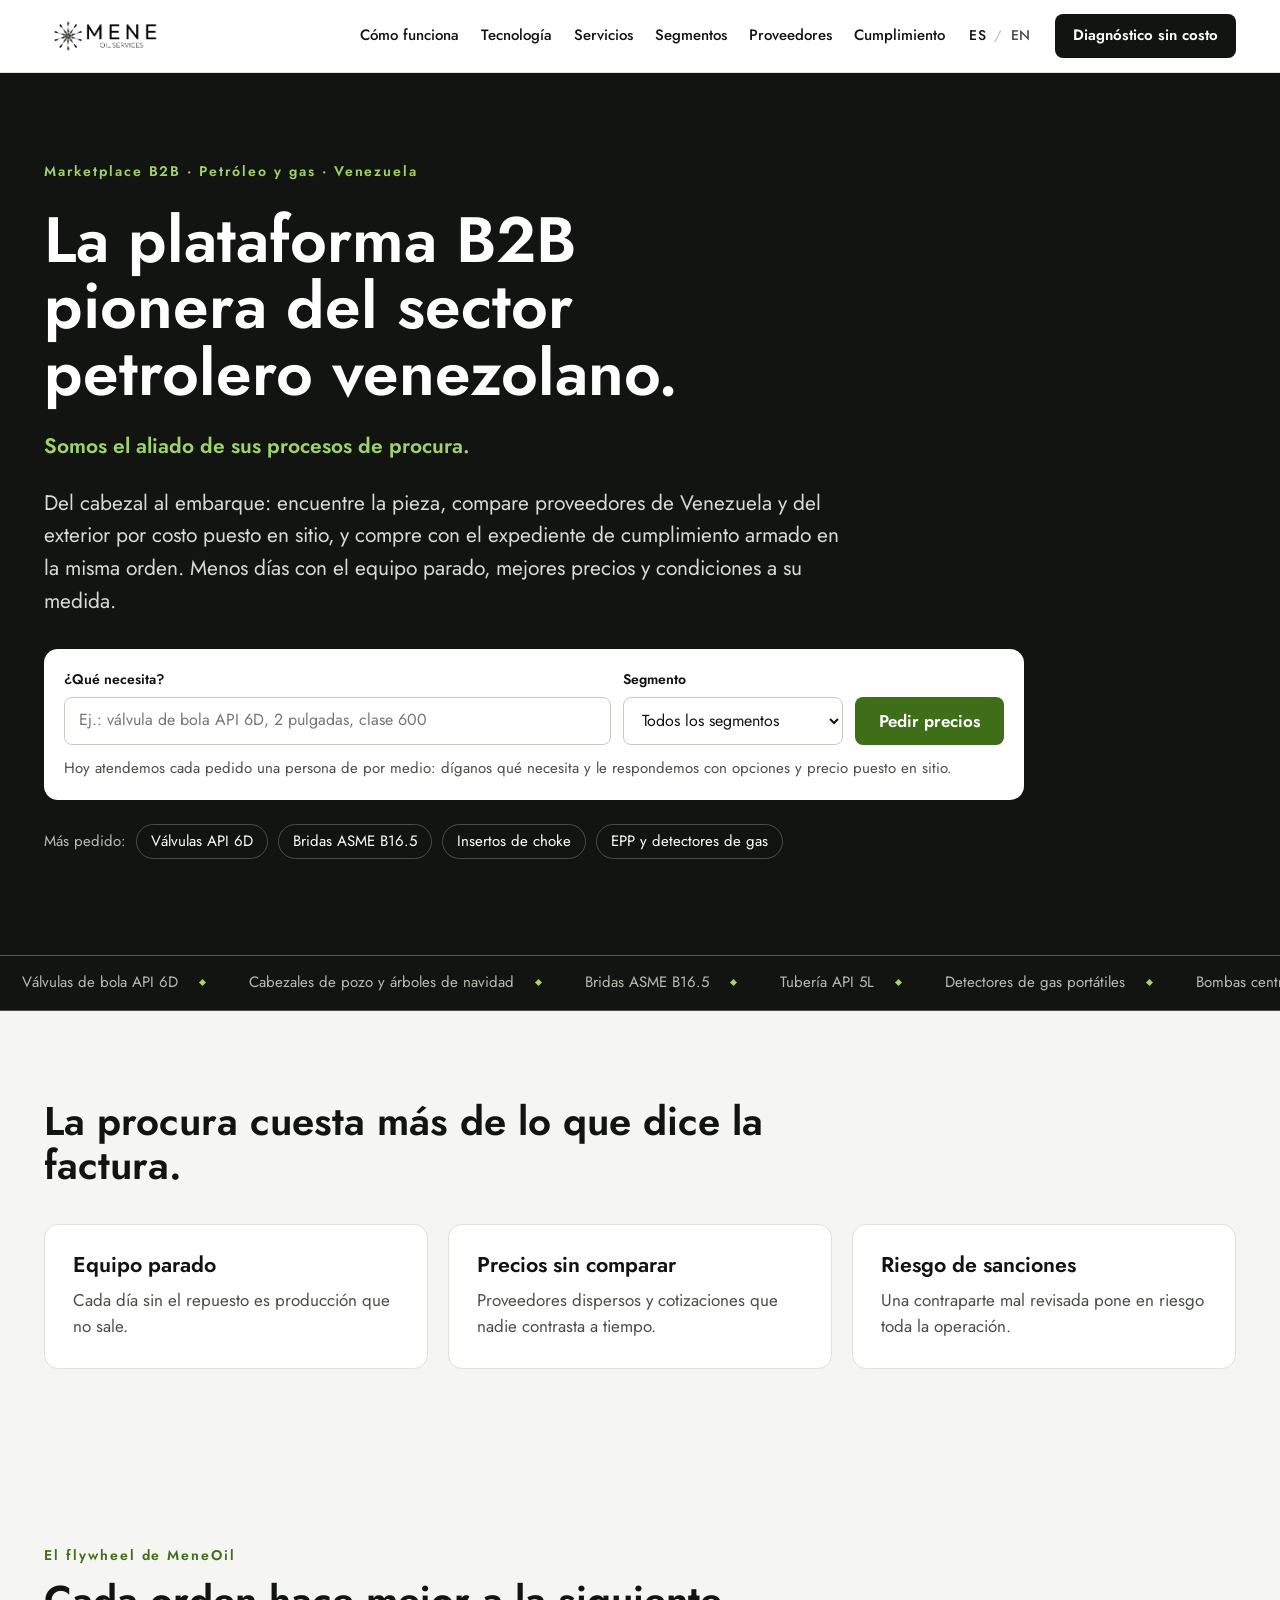
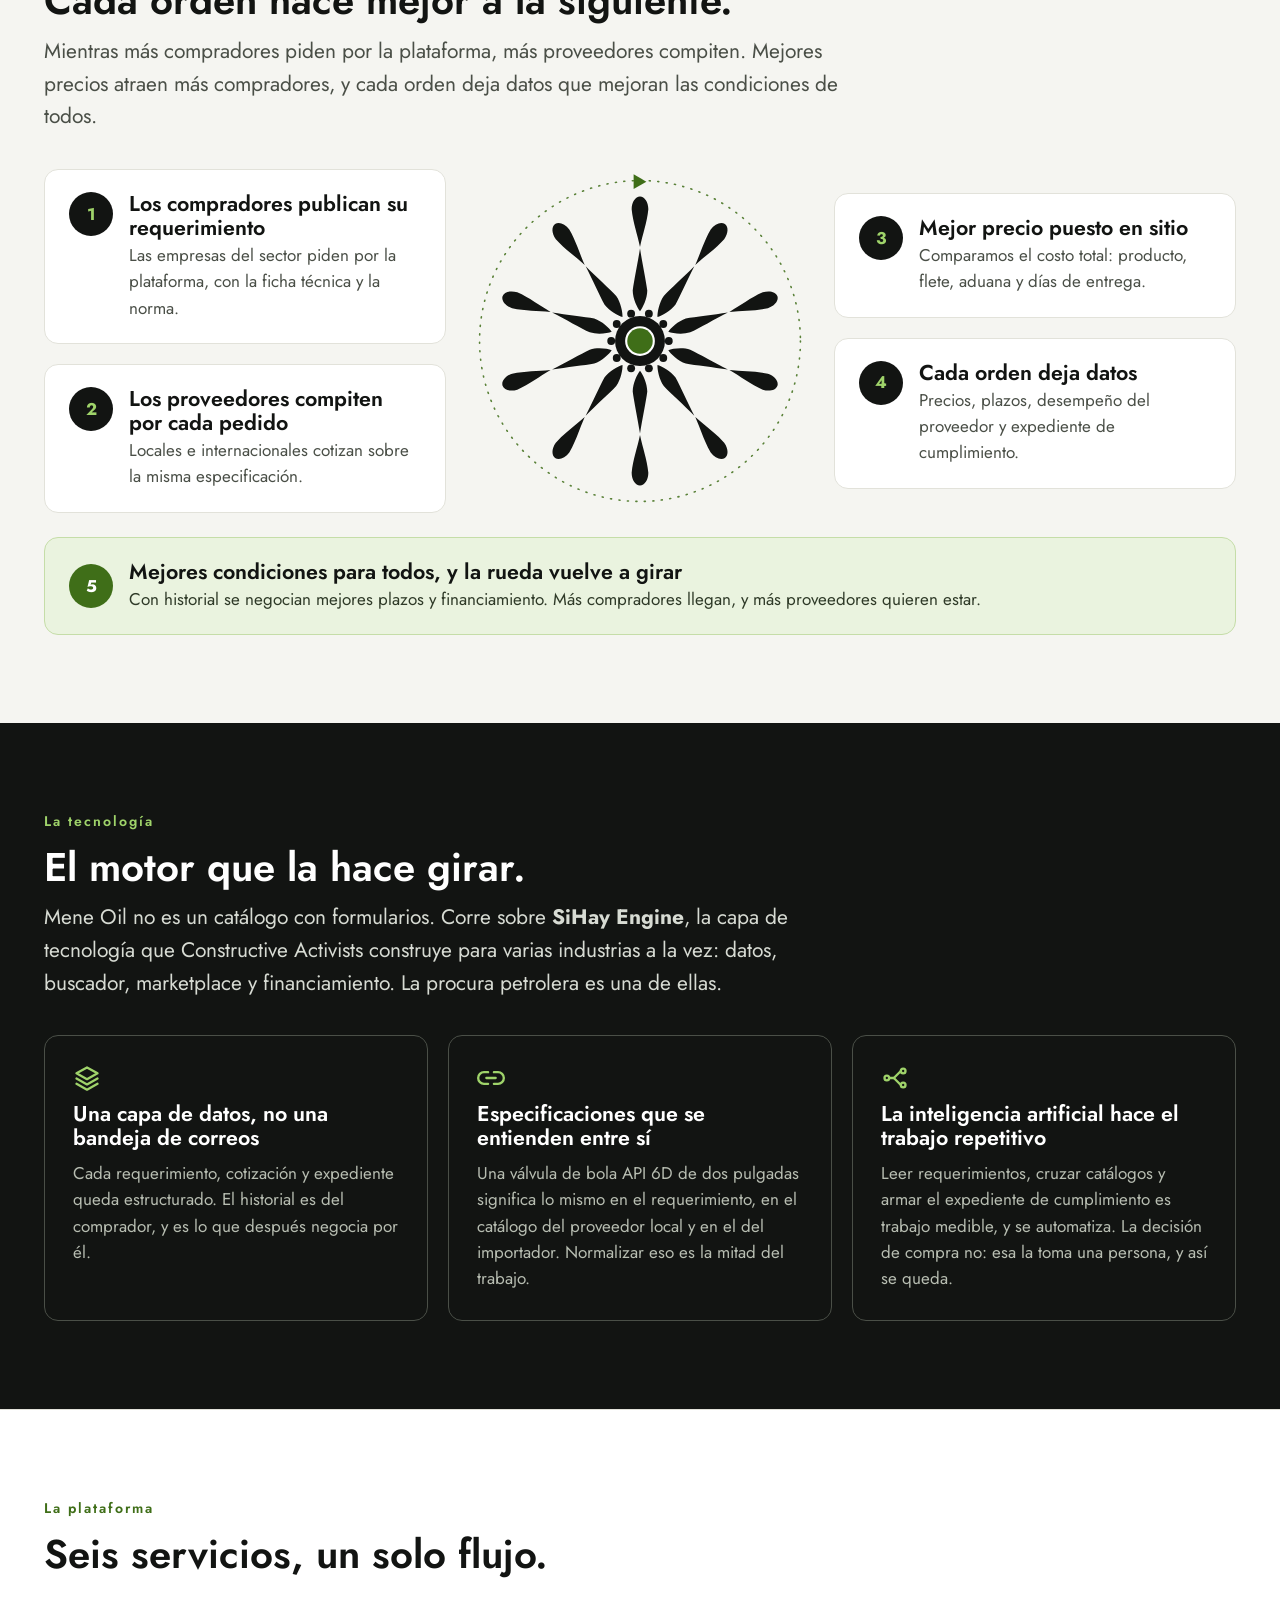
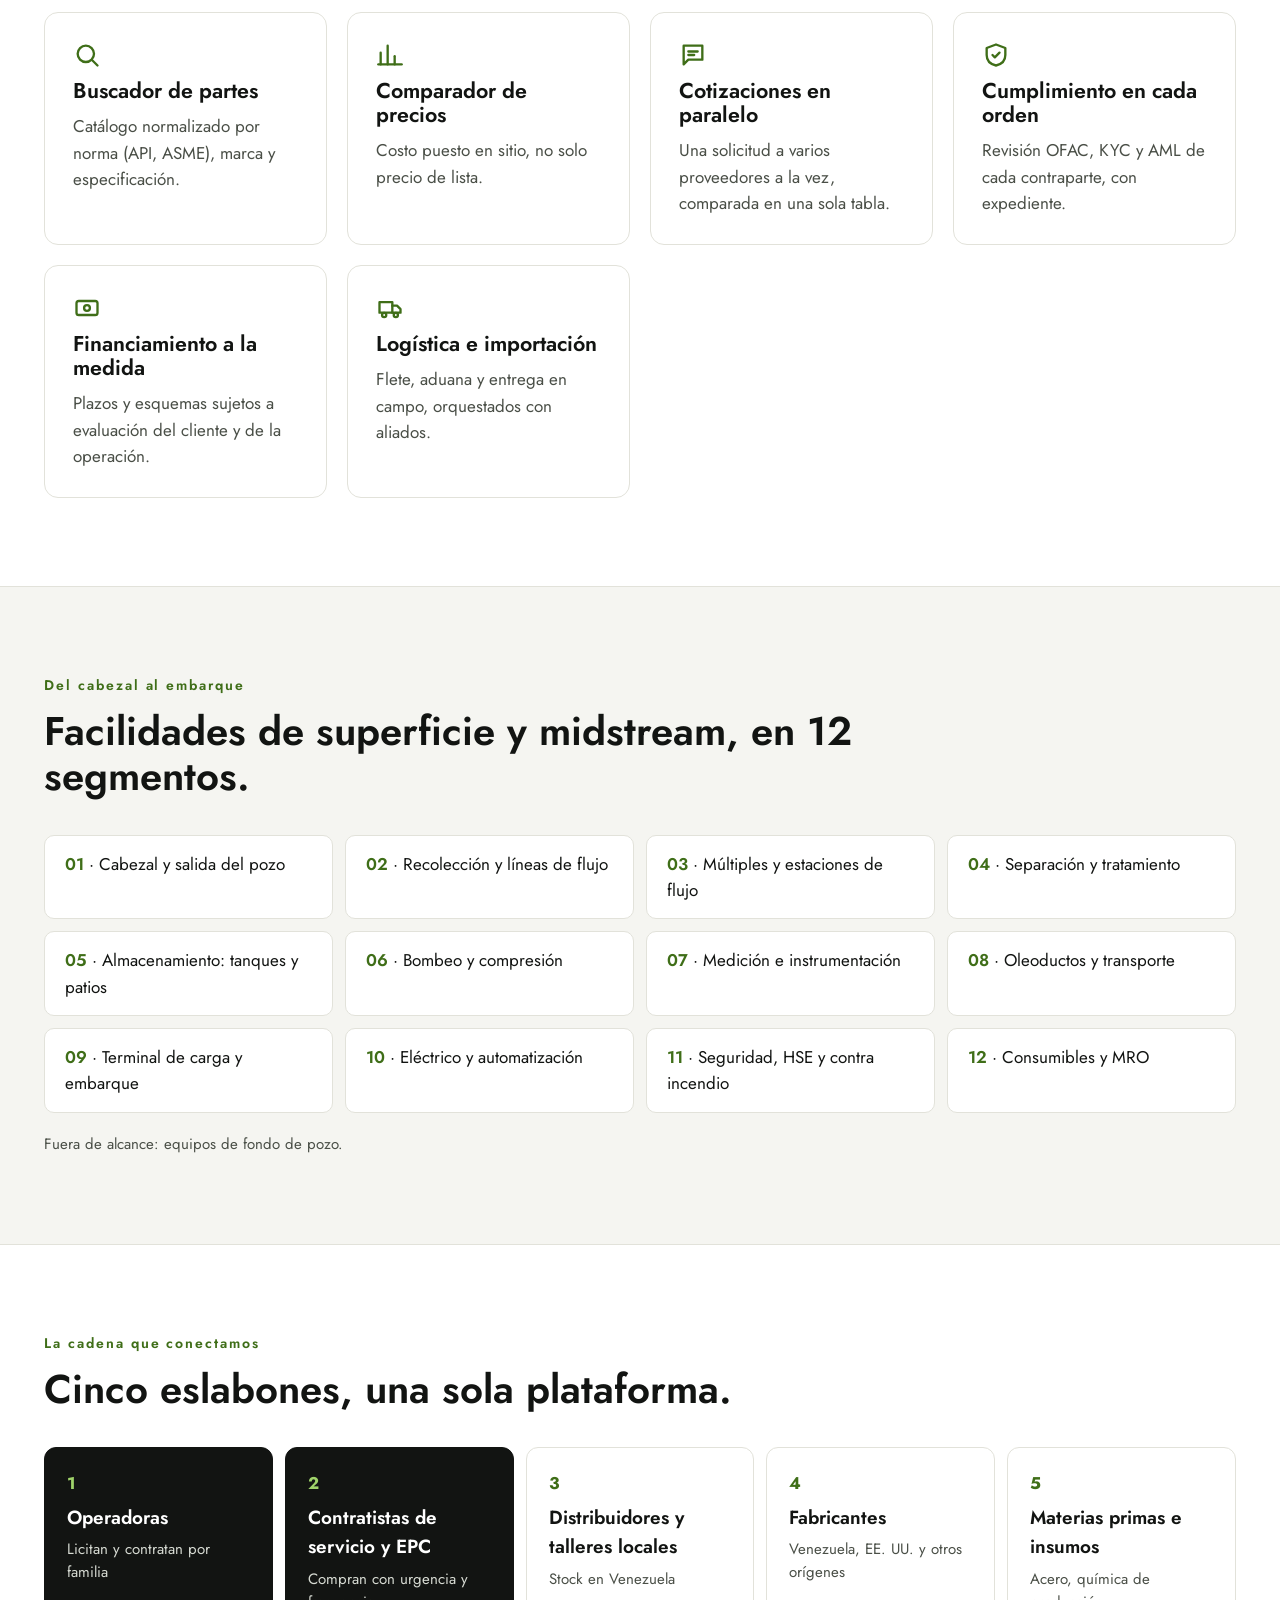
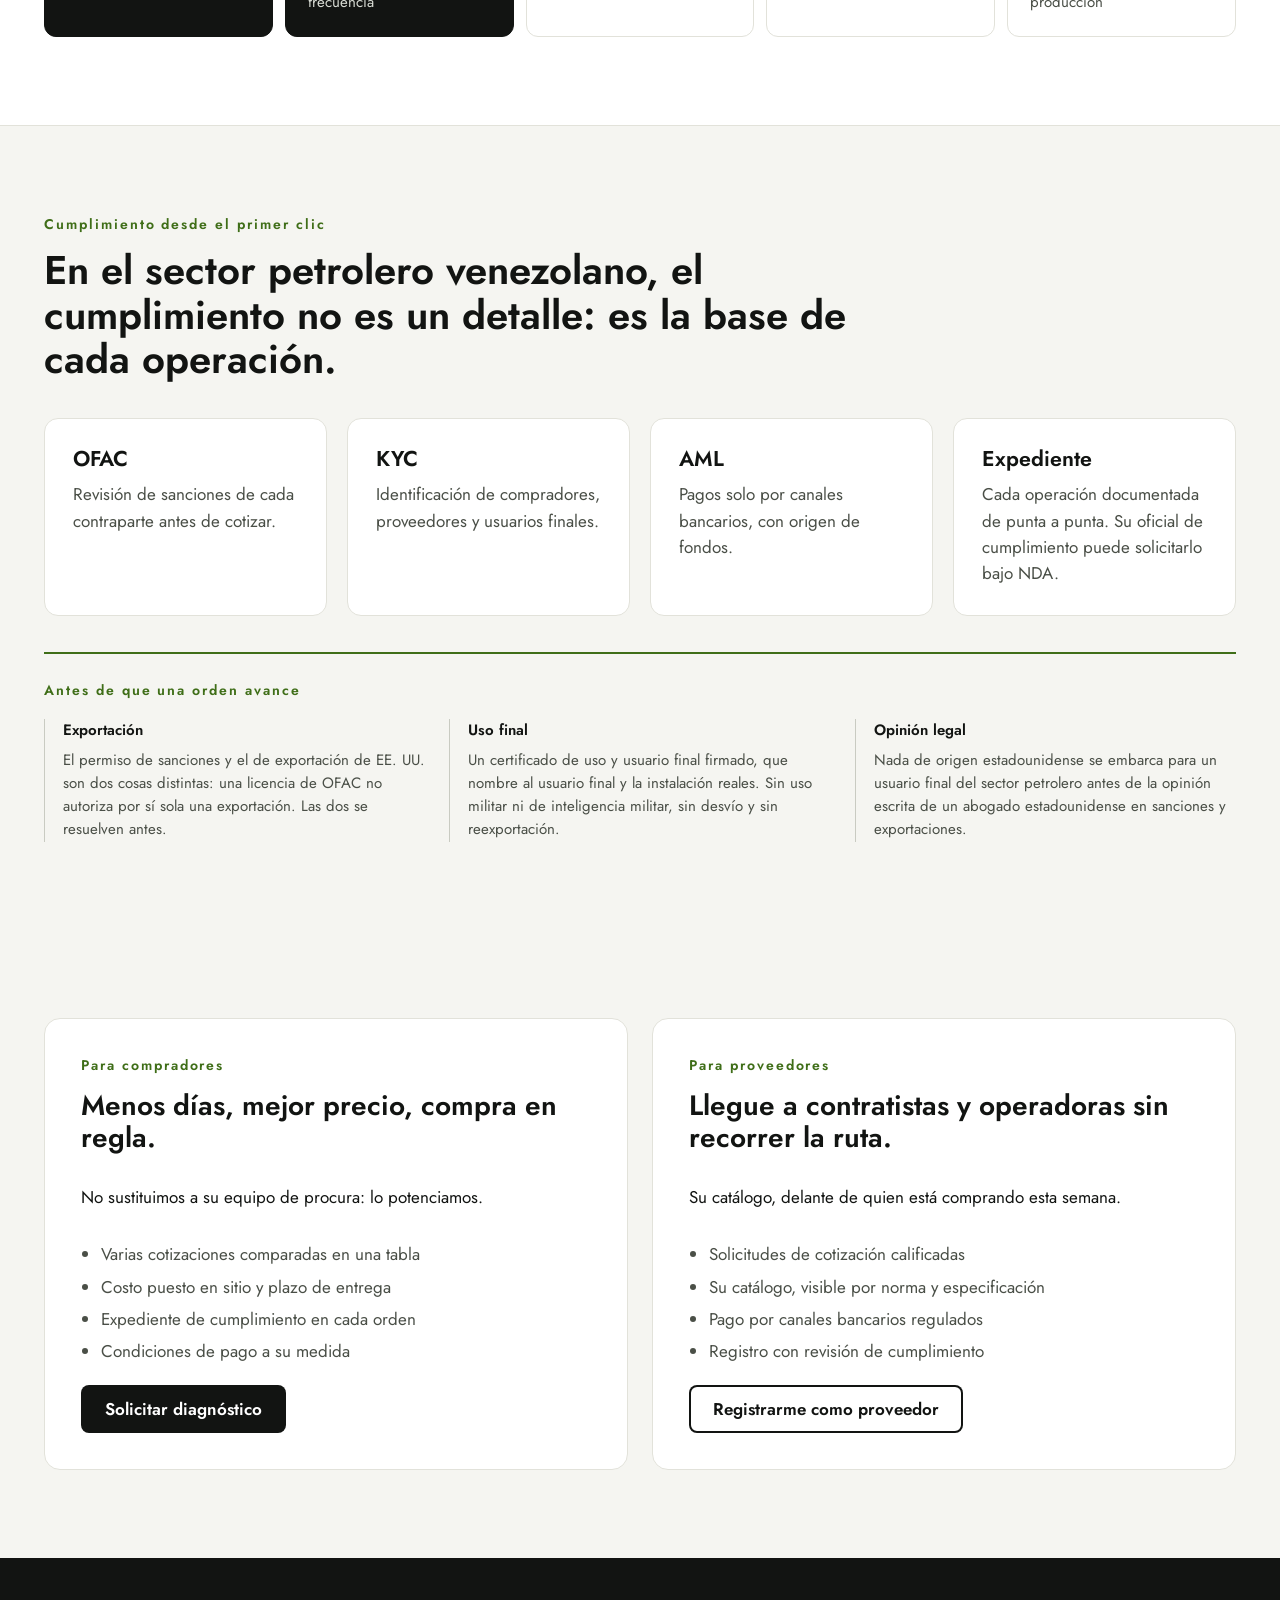
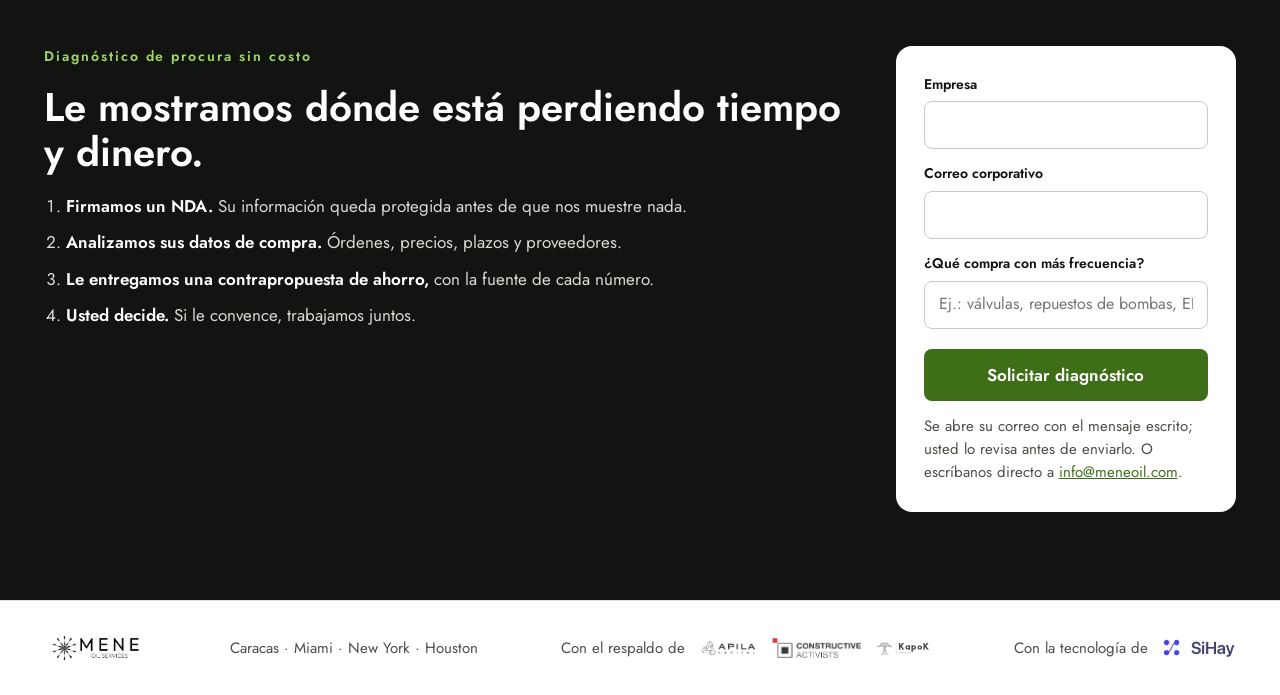
<file: index.html>
<!doctype html>

<html lang="es">
<head>
<meta charset="utf-8">
<meta name="viewport" content="width=device-width, initial-scale=1">
<title>Mene Oil — La plataforma B2B pionera del sector petrolero venezolano</title>
<meta name="description" content="Marketplace B2B para la procura de bienes y servicios petroleros en Venezuela. Proveedores de Venezuela y del exterior, cumplimiento integrado (OFAC, KYC, AML) y comparación de ofertas por costo puesto en sitio.">
<link rel="icon" href="assets/favicon.svg" type="image/svg+xml">
<meta property="og:title" content="Mene Oil — La plataforma B2B pionera del sector petrolero venezolano">
<meta property="og:description" content="Del cabezal al embarque: encuentre la pieza, compare proveedores y compre con el expediente de cumplimiento listo.">
<meta property="og:locale" content="es_VE">
<meta property="og:locale:alternate" content="en_US">
<meta property="og:type" content="website">
<meta property="og:url" content="https://meneoil.com/">
<link rel="canonical" href="https://meneoil.com/">
<link rel="alternate" hreflang="es" href="https://meneoil.com/">
<link rel="alternate" hreflang="en" href="https://meneoil.com/en/">
<link rel="alternate" hreflang="x-default" href="https://meneoil.com/">
<link rel="preconnect" href="https://fonts.googleapis.com">
<link rel="preconnect" href="https://fonts.gstatic.com" crossorigin>
<link href="https://fonts.googleapis.com/css2?family=Jost:wght@400;500;600;700&display=swap" rel="stylesheet">
<link rel="stylesheet" href="styles.css">
</head>
<body>

<a class="skip" href="#contenido">Ir al contenido</a>

<header class="topbar">
  <div class="wrap topbar__inner">
    <a class="brand" href="./" aria-label="MeneOil.com, inicio">
      <img src="assets/mene-logo.png" alt="Mene Oil Services" width="2075" height="682">
    </a>
    <nav class="nav" aria-label="Principal">
      <a href="#como-funciona">Cómo funciona</a>
      <a href="#tecnologia">Tecnología</a>
      <a href="#servicios">Servicios</a>
      <a href="#segmentos">Segmentos</a>
      <a href="#proveedores">Proveedores</a>
      <a href="#cumplimiento">Cumplimiento</a>
    </nav>
    <p class="langs">
      <span aria-current="true">ES</span>
      <a href="en/" hreflang="en" lang="en">EN</a>
    </p>
    <a class="btn btn--small topbar__cta" href="#diagnostico">Diagnóstico sin costo</a>
  </div>
</header>

<main id="contenido">

  <section class="hero" id="inicio">
    <div class="wrap">
      <p class="eyebrow">Marketplace B2B · Petróleo y gas · Venezuela</p>
      <h1>La plataforma B2B pionera del sector petrolero venezolano.</h1>
      <p class="hero__promesa">Somos el aliado de sus procesos de procura.</p>
      <p class="lede">
        Del cabezal al embarque: encuentre la pieza, compare proveedores de
        Venezuela y del exterior por costo puesto en sitio, y compre con el
        expediente de cumplimiento armado en la misma orden. Menos días con el
        equipo parado, mejores precios y condiciones a su medida.
      </p>

      <form class="seek" id="buscador" action="#diagnostico">
        <div class="field field--wide">
          <label for="q">¿Qué necesita?</label>
          <input id="q" name="q" type="search" autocomplete="off"
                 placeholder="Ej.: válvula de bola API 6D, 2 pulgadas, clase 600">
        </div>
        <div class="field field--pick">
          <label for="seg">Segmento</label>
          <select id="seg" name="seg">
            <option>Todos los segmentos</option>
            <option>Cabezal y salida del pozo</option>
            <option>Recolección y líneas de flujo</option>
            <option>Separación y tratamiento</option>
            <option>Bombeo y compresión</option>
            <option>Medición e instrumentación</option>
            <option>Seguridad, HSE y contra incendio</option>
          </select>
        </div>
        <button class="btn btn--green" type="submit">Pedir precios</button>
        <p class="seek__note">
          Hoy atendemos cada pedido una persona de por medio: díganos qué
          necesita y le respondemos con opciones y precio puesto en sitio.
        </p>
      </form>

      <ul class="tags">
        <li class="tags__label">Más pedido:</li>
        <li><a href="#segmentos">Válvulas API 6D</a></li>
        <li><a href="#segmentos">Bridas ASME B16.5</a></li>
        <li><a href="#segmentos">Insertos de choke</a></li>
        <li><a href="#segmentos">EPP y detectores de gas</a></li>
      </ul>
    </div>
  </section>

  
  <div class="cinta" role="region" aria-label="Familias de producto que compramos">
    <div class="cinta__pista">
      <ul class="cinta__grupo">
        <li>Válvulas de bola API 6D</li>
        <li>Cabezales de pozo y árboles de navidad</li>
        <li>Bridas ASME B16.5</li>
        <li>Tubería API 5L</li>
        <li>Detectores de gas portátiles</li>
        <li>Bombas centrífugas</li>
        <li>Separadores bifásicos y trifásicos</li>
        <li>Tanques de almacenamiento</li>
        <li>Compresores de gas</li>
        <li>Medidores de flujo</li>
        <li>Arrancadores y tableros</li>
        <li>Ropa ignífuga FR</li>
        <li>Calzado de seguridad</li>
        <li>Sellos mecánicos</li>
        <li>Válvulas de alivio</li>
        <li>Insertos de choke</li>
        <li>Líneas de flujo y recolección</li>
        <li>Sistemas contra incendio</li>
        <li>Instrumentación de presión y temperatura</li>
        <li>Múltiples de producción</li>
        <li>Brazos de carga para embarque</li>
        <li>Actuadores neumáticos</li>
        <li>Mangueras y conexiones</li>
        <li>Repuestos MRO</li>
      </ul>
      <ul class="cinta__grupo" aria-hidden="true">
        <li>Válvulas de bola API 6D</li>
        <li>Cabezales de pozo y árboles de navidad</li>
        <li>Bridas ASME B16.5</li>
        <li>Tubería API 5L</li>
        <li>Detectores de gas portátiles</li>
        <li>Bombas centrífugas</li>
        <li>Separadores bifásicos y trifásicos</li>
        <li>Tanques de almacenamiento</li>
        <li>Compresores de gas</li>
        <li>Medidores de flujo</li>
        <li>Arrancadores y tableros</li>
        <li>Ropa ignífuga FR</li>
        <li>Calzado de seguridad</li>
        <li>Sellos mecánicos</li>
        <li>Válvulas de alivio</li>
        <li>Insertos de choke</li>
        <li>Líneas de flujo y recolección</li>
        <li>Sistemas contra incendio</li>
        <li>Instrumentación de presión y temperatura</li>
        <li>Múltiples de producción</li>
        <li>Brazos de carga para embarque</li>
        <li>Actuadores neumáticos</li>
        <li>Mangueras y conexiones</li>
        <li>Repuestos MRO</li>
      </ul>
    </div>
  </div>

  <section class="band">
    <div class="wrap">
      <div class="intro">
        <h2>La procura cuesta más de lo que dice la factura.</h2>
      </div>
      <div class="grid grid--3">
        <div class="card">
          <h3>Equipo parado</h3>
          <p>Cada día sin el repuesto es producción que no sale.</p>
        </div>
        <div class="card">
          <h3>Precios sin comparar</h3>
          <p>Proveedores dispersos y cotizaciones que nadie contrasta a tiempo.</p>
        </div>
        <div class="card">
          <h3>Riesgo de sanciones</h3>
          <p>Una contraparte mal revisada pone en riesgo toda la operación.</p>
        </div>
      </div>
    </div>
  </section>

  <section class="band" id="como-funciona">
    <div class="wrap">
      <div class="intro">
        <p class="eyebrow">El flywheel de MeneOil</p>
        <h2>Cada orden hace mejor a la siguiente.</h2>
        <p class="lede">
          Mientras más compradores piden por la plataforma, más proveedores
          compiten. Mejores precios atraen más compradores, y cada orden deja
          datos que mejoran las condiciones de todos.
        </p>
      </div>

      <div class="wheel">
        <div class="wheel__col">
          <div class="step">
            <span class="step__n" aria-hidden="true">1</span>
            <div>
              <h3>Los compradores publican su requerimiento</h3>
              <p>Las empresas del sector piden por la plataforma, con la ficha técnica y la norma.</p>
            </div>
          </div>
          <div class="step">
            <span class="step__n" aria-hidden="true">2</span>
            <div>
              <h3>Los proveedores compiten por cada pedido</h3>
              <p>Locales e internacionales cotizan sobre la misma especificación.</p>
            </div>
          </div>
        </div>

        <svg class="star" viewBox="0 0 640 640" role="img"
             aria-label="La estrella de MENE como rueda: un centro del que salen diez radios, girando.">
          
          <defs>
            <g id="rayo">
              <path class="star__ray" d="M0,-56 C5,-62 13.7,-80 13.7,-95 C11.5,-113 4.2,-147 0,-174 C-4.2,-147 -11.5,-113 -13.7,-95 C-13.7,-80 -5,-62 0,-56 Z"/>
              <path class="star__ray" d="M0,-177 C5,-201 13.2,-223 15.7,-248 C15.7,-261.3 8.7,-272 0,-272 C-8.7,-272 -15.7,-261.3 -15.7,-248 C-13.2,-223 -5,-201 0,-177 Z"/>
            </g>
          </defs>

          <g class="star__spin">
            <circle class="star__orbit" cx="320" cy="320" r="302"/>
            <path class="star__arrow" d="M308,6 L332,20 L308,34 Z"/>
          </g>

          <g transform="translate(320,320)">
            <use href="#rayo" transform="rotate(0)"/>
            <use href="#rayo" transform="rotate(36)"/>
            <use href="#rayo" transform="rotate(72)"/>
            <use href="#rayo" transform="rotate(108)"/>
            <use href="#rayo" transform="rotate(144)"/>
            <use href="#rayo" transform="rotate(180)"/>
            <use href="#rayo" transform="rotate(216)"/>
            <use href="#rayo" transform="rotate(252)"/>
            <use href="#rayo" transform="rotate(288)"/>
            <use href="#rayo" transform="rotate(324)"/>

            <circle class="star__cog" cx="16.7" cy="-51.5" r="7.4"/>
            <circle class="star__cog" cx="43.8" cy="-31.9" r="7.4"/>
            <circle class="star__cog" cx="54.2" cy="-0.0" r="7.4"/>
            <circle class="star__cog" cx="43.8" cy="31.9" r="7.4"/>
            <circle class="star__cog" cx="16.7" cy="51.5" r="7.4"/>
            <circle class="star__cog" cx="-16.7" cy="51.5" r="7.4"/>
            <circle class="star__cog" cx="-43.8" cy="31.9" r="7.4"/>
            <circle class="star__cog" cx="-54.2" cy="0.0" r="7.4"/>
            <circle class="star__cog" cx="-43.8" cy="-31.9" r="7.4"/>
            <circle class="star__cog" cx="-16.7" cy="-51.5" r="7.4"/>
            <circle class="star__cog" cx="0" cy="0" r="47"/>
            <circle class="star__ring" cx="0" cy="0" r="28"/>
            <circle class="star__core" cx="0" cy="0" r="24"/>
          </g>
        </svg>

        <div class="wheel__col">
          <div class="step">
            <span class="step__n" aria-hidden="true">3</span>
            <div>
              <h3>Mejor precio puesto en sitio</h3>
              <p>Comparamos el costo total: producto, flete, aduana y días de entrega.</p>
            </div>
          </div>
          <div class="step">
            <span class="step__n" aria-hidden="true">4</span>
            <div>
              <h3>Cada orden deja datos</h3>
              <p>Precios, plazos, desempeño del proveedor y expediente de cumplimiento.</p>
            </div>
          </div>
        </div>
      </div>

      <div class="step step--close">
        <span class="step__n" aria-hidden="true">5</span>
        <div>
          <h3>Mejores condiciones para todos, y la rueda vuelve a girar</h3>
          <p>Con historial se negocian mejores plazos y financiamiento. Más compradores llegan, y más proveedores quieren estar.</p>
        </div>
      </div>
    </div>
  </section>

  <section class="band band--dark" id="tecnologia">
    <div class="wrap">
      <div class="intro">
        <p class="eyebrow">La tecnología</p>
        <h2>El motor que la hace girar.</h2>
        <p class="lede">
          Mene Oil no es un catálogo con formularios. Corre sobre
          <strong>SiHay Engine</strong>, la capa de tecnología que Constructive
          Activists construye para varias industrias a la vez: datos, buscador,
          marketplace y financiamiento. La procura petrolera es una de ellas.
        </p>
      </div>
      <div class="grid grid--3">
        <div class="card">
          <svg width="28" height="28" viewBox="0 0 24 24" fill="none" stroke="currentColor" stroke-width="2" stroke-linecap="round" stroke-linejoin="round" aria-hidden="true"><path d="M12 3l9 5-9 5-9-5z"/><path d="M3 12.5l9 5 9-5"/><path d="M3 17l9 5 9-5"/></svg>
          <h3>Una capa de datos, no una bandeja de correos</h3>
          <p>
            Cada requerimiento, cotización y expediente queda estructurado. El
            historial es del comprador, y es lo que después negocia por él.
          </p>
        </div>
        <div class="card">
          <svg width="28" height="28" viewBox="0 0 24 24" fill="none" stroke="currentColor" stroke-width="2" stroke-linecap="round" stroke-linejoin="round" aria-hidden="true"><path d="M9.5 7H6a5 5 0 0 0 0 10h3.5"/><path d="M14.5 7H18a5 5 0 0 1 0 10h-3.5"/><path d="M8 12h8"/></svg>
          <h3>Especificaciones que se entienden entre sí</h3>
          <p>
            Una válvula de bola API 6D de dos pulgadas significa lo mismo en el
            requerimiento, en el catálogo del proveedor local y en el del
            importador. Normalizar eso es la mitad del trabajo.
          </p>
        </div>
        <div class="card">
          <svg width="28" height="28" viewBox="0 0 24 24" fill="none" stroke="currentColor" stroke-width="2" stroke-linecap="round" stroke-linejoin="round" aria-hidden="true"><circle cx="5" cy="12" r="2"/><circle cx="19" cy="6" r="2"/><circle cx="19" cy="18" r="2"/><path d="M7 12h4l6-6"/><path d="M11 12l6 6"/></svg>
          <h3>La inteligencia artificial hace el trabajo repetitivo</h3>
          <p>
            Leer requerimientos, cruzar catálogos y armar el expediente de
            cumplimiento es trabajo medible, y se automatiza. La decisión de
            compra no: esa la toma una persona, y así se queda.
          </p>
        </div>
      </div>
    </div>
  </section>

  <section class="band band--white" id="servicios">
    <div class="wrap">
      <div class="intro">
        <p class="eyebrow">La plataforma</p>
        <h2>Seis servicios, un solo flujo.</h2>
      </div>
      <div class="grid grid--3">
        <div class="card">
          <svg width="28" height="28" viewBox="0 0 24 24" fill="none" stroke="currentColor" stroke-width="2" stroke-linecap="round" stroke-linejoin="round" aria-hidden="true"><circle cx="11" cy="11" r="7"/><path d="M21 21l-4.3-4.3"/></svg>
          <h3>Buscador de partes</h3>
          <p>Catálogo normalizado por norma (API, ASME), marca y especificación.</p>
        </div>
        <div class="card">
          <svg width="28" height="28" viewBox="0 0 24 24" fill="none" stroke="currentColor" stroke-width="2" stroke-linecap="round" stroke-linejoin="round" aria-hidden="true"><path d="M4 20V10"/><path d="M10 20V4"/><path d="M16 20v-7"/><path d="M22 20H2"/></svg>
          <h3>Comparador de precios</h3>
          <p>Costo puesto en sitio, no solo precio de lista.</p>
        </div>
        <div class="card">
          <svg width="28" height="28" viewBox="0 0 24 24" fill="none" stroke="currentColor" stroke-width="2" stroke-linecap="round" stroke-linejoin="round" aria-hidden="true"><path d="M4 4h16v12H8l-4 4z"/><path d="M8 9h8"/><path d="M8 12h5"/></svg>
          <h3>Cotizaciones en paralelo</h3>
          <p>Una solicitud a varios proveedores a la vez, comparada en una sola tabla.</p>
        </div>
        <div class="card">
          <svg width="28" height="28" viewBox="0 0 24 24" fill="none" stroke="currentColor" stroke-width="2" stroke-linecap="round" stroke-linejoin="round" aria-hidden="true"><path d="M12 3l8 3v6c0 5-3.5 8-8 9-4.5-1-8-4-8-9V6z"/><path d="M9 12l2 2 4-4"/></svg>
          <h3>Cumplimiento en cada orden</h3>
          <p>Revisión OFAC, KYC y AML de cada contraparte, con expediente.</p>
        </div>
        <div class="card">
          <svg width="28" height="28" viewBox="0 0 24 24" fill="none" stroke="currentColor" stroke-width="2" stroke-linecap="round" stroke-linejoin="round" aria-hidden="true"><rect x="3" y="6" width="18" height="12" rx="2"/><circle cx="12" cy="12" r="2.5"/></svg>
          <h3>Financiamiento a la medida</h3>
          <p>Plazos y esquemas sujetos a evaluación del cliente y de la operación.</p>
        </div>
        <div class="card">
          <svg width="28" height="28" viewBox="0 0 24 24" fill="none" stroke="currentColor" stroke-width="2" stroke-linecap="round" stroke-linejoin="round" aria-hidden="true"><path d="M3 7h11v9H3z"/><path d="M14 10h4l3 3v3h-7"/><circle cx="7" cy="18" r="1.8"/><circle cx="17" cy="18" r="1.8"/></svg>
          <h3>Logística e importación</h3>
          <p>Flete, aduana y entrega en campo, orquestados con aliados.</p>
        </div>
      </div>
    </div>
  </section>

  <section class="band" id="segmentos">
    <div class="wrap">
      <div class="intro">
        <p class="eyebrow">Del cabezal al embarque</p>
        <h2>Facilidades de superficie y midstream, en 12 segmentos.</h2>
      </div>
      <ol class="segs">
        <li><b>01</b> · Cabezal y salida del pozo</li>
        <li><b>02</b> · Recolección y líneas de flujo</li>
        <li><b>03</b> · Múltiples y estaciones de flujo</li>
        <li><b>04</b> · Separación y tratamiento</li>
        <li><b>05</b> · Almacenamiento: tanques y patios</li>
        <li><b>06</b> · Bombeo y compresión</li>
        <li><b>07</b> · Medición e instrumentación</li>
        <li><b>08</b> · Oleoductos y transporte</li>
        <li><b>09</b> · Terminal de carga y embarque</li>
        <li><b>10</b> · Eléctrico y automatización</li>
        <li><b>11</b> · Seguridad, HSE y contra incendio</li>
        <li><b>12</b> · Consumibles y MRO</li>
      </ol>
      <p class="aside">Fuera de alcance: equipos de fondo de pozo.</p>
    </div>
  </section>

  <section class="band band--white">
    <div class="wrap">
      <div class="intro">
        <p class="eyebrow">La cadena que conectamos</p>
        <h2>Cinco eslabones, una sola plataforma.</h2>
      </div>
      <div class="grid grid--5">
        <div class="link-card link-card--dark">
          <span class="link-card__n">1</span>
          <b>Operadoras</b>
          <span>Licitan y contratan por familia</span>
        </div>
        <div class="link-card link-card--dark">
          <span class="link-card__n">2</span>
          <b>Contratistas de servicio y EPC</b>
          <span>Compran con urgencia y frecuencia</span>
        </div>
        <div class="link-card">
          <span class="link-card__n">3</span>
          <b>Distribuidores y talleres locales</b>
          <span>Stock en Venezuela</span>
        </div>
        <div class="link-card">
          <span class="link-card__n">4</span>
          <b>Fabricantes</b>
          <span>Venezuela, EE. UU. y otros orígenes</span>
        </div>
        <div class="link-card">
          <span class="link-card__n">5</span>
          <b>Materias primas e insumos</b>
          <span>Acero, química de producción</span>
        </div>
      </div>
    </div>
  </section>

  <section class="band" id="cumplimiento">
    <div class="wrap">
      <div class="intro">
        <p class="eyebrow">Cumplimiento desde el primer clic</p>
        <h2>En el sector petrolero venezolano, el cumplimiento no es un detalle: es la base de cada operación.</h2>
      </div>
      <div class="grid grid--4">
        <div class="card">
          <h3>OFAC</h3>
          <p>Revisión de sanciones de cada contraparte antes de cotizar.</p>
        </div>
        <div class="card">
          <h3>KYC</h3>
          <p>Identificación de compradores, proveedores y usuarios finales.</p>
        </div>
        <div class="card">
          <h3>AML</h3>
          <p>Pagos solo por canales bancarios, con origen de fondos.</p>
        </div>
        <div class="card">
          <h3>Expediente</h3>
          <p>Cada operación documentada de punta a punta. Su oficial de cumplimiento puede solicitarlo bajo NDA.</p>
        </div>
      </div>

      <div class="gates">
        <p class="eyebrow">Antes de que una orden avance</p>
        <ul class="gates__list">
          <li>
            <b>Exportación</b>
            El permiso de sanciones y el de exportación de EE. UU. son dos cosas
            distintas: una licencia de OFAC no autoriza por sí sola una exportación.
            Las dos se resuelven antes.
          </li>
          <li>
            <b>Uso final</b>
            Un certificado de uso y usuario final firmado, que nombre al usuario
            final y la instalación reales. Sin uso militar ni de inteligencia
            militar, sin desvío y sin reexportación.
          </li>
          <li>
            <b>Opinión legal</b>
            Nada de origen estadounidense se embarca para un usuario final del
            sector petrolero antes de la opinión escrita de un abogado
            estadounidense en sanciones y exportaciones.
          </li>
        </ul>
      </div>
    </div>
  </section>

  <section class="band" id="proveedores">
    <div class="wrap grid grid--2">
      <div class="pitch">
        <p class="eyebrow">Para compradores</p>
        <h3>Menos días, mejor precio, compra en regla.</h3>
        <p>No sustituimos a su equipo de procura: lo potenciamos.</p>
        <ul>
          <li>Varias cotizaciones comparadas en una tabla</li>
          <li>Costo puesto en sitio y plazo de entrega</li>
          <li>Expediente de cumplimiento en cada orden</li>
          <li>Condiciones de pago a su medida</li>
        </ul>
        <a class="btn" href="#diagnostico">Solicitar diagnóstico</a>
      </div>
      <div class="pitch">
        <p class="eyebrow">Para proveedores</p>
        <h3>Llegue a contratistas y operadoras sin recorrer la ruta.</h3>
        <p>Su catálogo, delante de quien está comprando esta semana.</p>
        <ul>
          <li>Solicitudes de cotización calificadas</li>
          <li>Su catálogo, visible por norma y especificación</li>
          <li>Pago por canales bancarios regulados</li>
          <li>Registro con revisión de cumplimiento</li>
        </ul>
        <a class="btn btn--line" href="mailto:info@meneoil.com?subject=Registro%20como%20proveedor">Registrarme como proveedor</a>
      </div>
    </div>
  </section>

  <section class="band band--dark" id="diagnostico">
    <div class="wrap diag">
      <div class="diag__text">
        <p class="eyebrow">Diagnóstico de procura sin costo</p>
        <h2>Le mostramos dónde está perdiendo tiempo y dinero.</h2>
        <ol class="diag__steps">
          <li><b>Firmamos un NDA.</b> Su información queda protegida antes de que nos muestre nada.</li>
          <li><b>Analizamos sus datos de compra.</b> Órdenes, precios, plazos y proveedores.</li>
          <li><b>Le entregamos una contrapropuesta de ahorro,</b> con la fuente de cada número.</li>
          <li><b>Usted decide.</b> Si le convence, trabajamos juntos.</li>
        </ol>
      </div>

      <form class="diag__form" id="formulario" novalidate>
        <div class="field">
          <label for="empresa">Empresa</label>
          <input id="empresa" name="empresa" type="text" autocomplete="organization">
        </div>
        <div class="field">
          <label for="correo">Correo corporativo</label>
          <input id="correo" name="correo" type="email" autocomplete="email">
        </div>
        <div class="field">
          <label for="compra">¿Qué compra con más frecuencia?</label>
          <input id="compra" name="compra" type="text"
                 placeholder="Ej.: válvulas, repuestos de bombas, EPP">
        </div>
        <button class="btn btn--green" type="submit">Solicitar diagnóstico</button>
        <p class="seek__note">
          Se abre su correo con el mensaje escrito; usted lo revisa antes de
          enviarlo. O escríbanos directo a
          <a href="mailto:info@meneoil.com?subject=Diagn%C3%B3stico%20de%20procura">info@meneoil.com</a>.
        </p>
      </form>
    </div>
  </section>

</main>

<footer class="foot">
  <div class="wrap foot__inner">
    <span class="foot__mark">
      <img src="assets/mene-logo.png" alt="Mene Oil Services" width="2075" height="682">
    </span>
    <span>Caracas · Miami · New York · Houston</span>
    <span class="foot__powered">
      <span>Con el respaldo de</span>
      <img src="assets/apila-capital.png" alt="APILA Capital" width="600" height="203">
      <img src="assets/constructive-activists.png" alt="Constructive Activists" width="362" height="82">
      <img src="assets/kapok-partners.svg" alt="KapoK Partners" width="707" height="250">
    </span>
    <span class="foot__powered">
      <span>Con la tecnología de</span>
      <img src="assets/sihay.png" alt="SiHay" width="425" height="115">
    </span>
  </div>
</footer>

<script>
/* Sin servidor que reciba los formularios: se arma un correo y lo abre el
   cliente de la persona, que lo revisa antes de enviarlo. Nada se guarda
   ni se manda a terceros. Si no hay JavaScript, el enlace a info@meneoil.com
   que está debajo de cada formulario sigue funcionando. */
(function () {
  var correo = "info@meneoil.com";

  function texto(id) {
    var c = document.getElementById(id);
    return c && c.value ? c.value.trim() : "";
  }

  var buscador = document.getElementById("buscador");
  if (buscador) {
    buscador.addEventListener("submit", function (e) {
      e.preventDefault();
      var que = texto("q"), seg = texto("seg"), destino = document.getElementById("compra");
      if (destino && que) {
        destino.value = seg && seg !== "Todos los segmentos" ? que + " (" + seg + ")" : que;
      }
      document.getElementById("diagnostico").scrollIntoView({ behavior: "smooth" });
      var primero = document.getElementById("empresa");
      if (primero) { primero.focus({ preventScroll: true }); }
    });
  }

  var formulario = document.getElementById("formulario");
  if (formulario) {
    formulario.addEventListener("submit", function (e) {
      e.preventDefault();
      var cuerpo = [
        "Empresa: " + (texto("empresa") || "—"),
        "Correo: " + (texto("correo") || "—"),
        "Compra con más frecuencia: " + (texto("compra") || "—"),
        "",
        "Me interesa el diagnóstico de procura sin costo."
      ].join("\n");
      window.location.href = "mailto:" + correo
        + "?subject=" + encodeURIComponent("Diagnóstico de procura")
        + "&body=" + encodeURIComponent(cuerpo);
    });
  }
})();
</script>

</body>
</html>
</file>
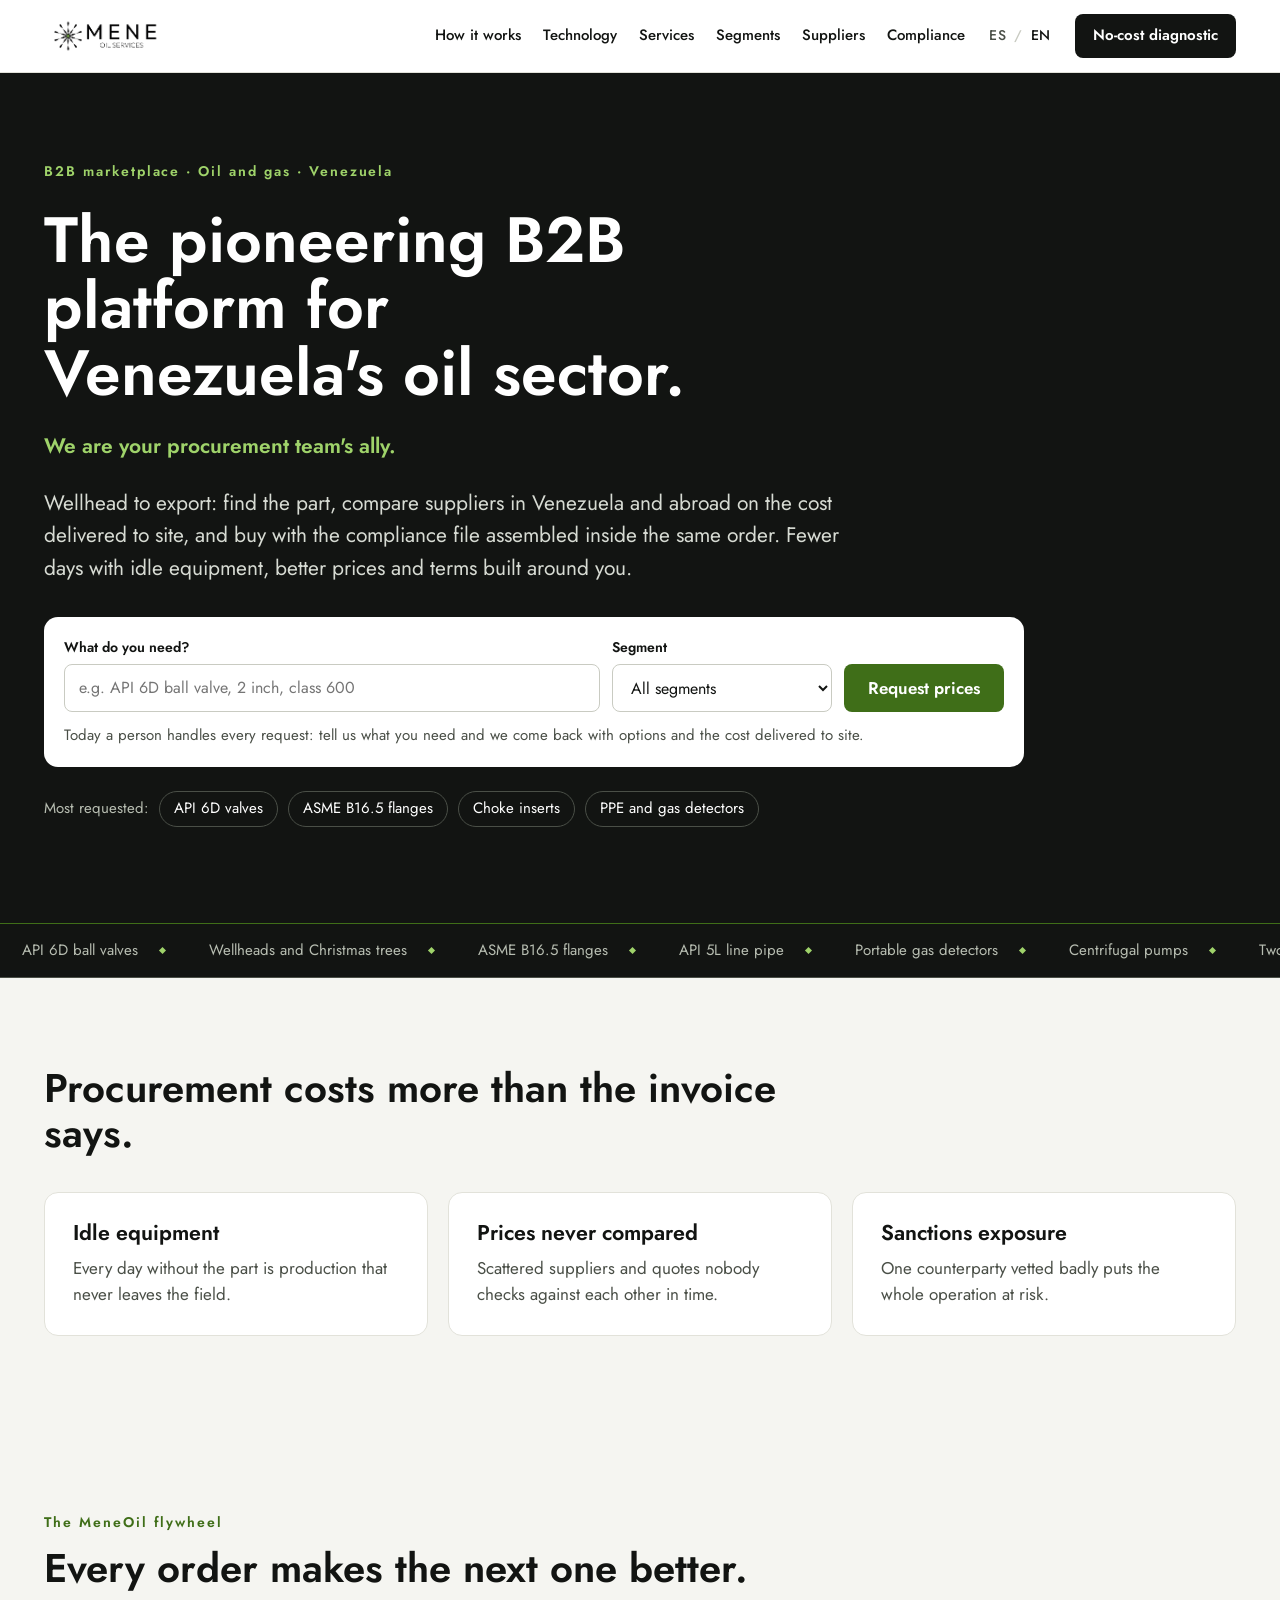
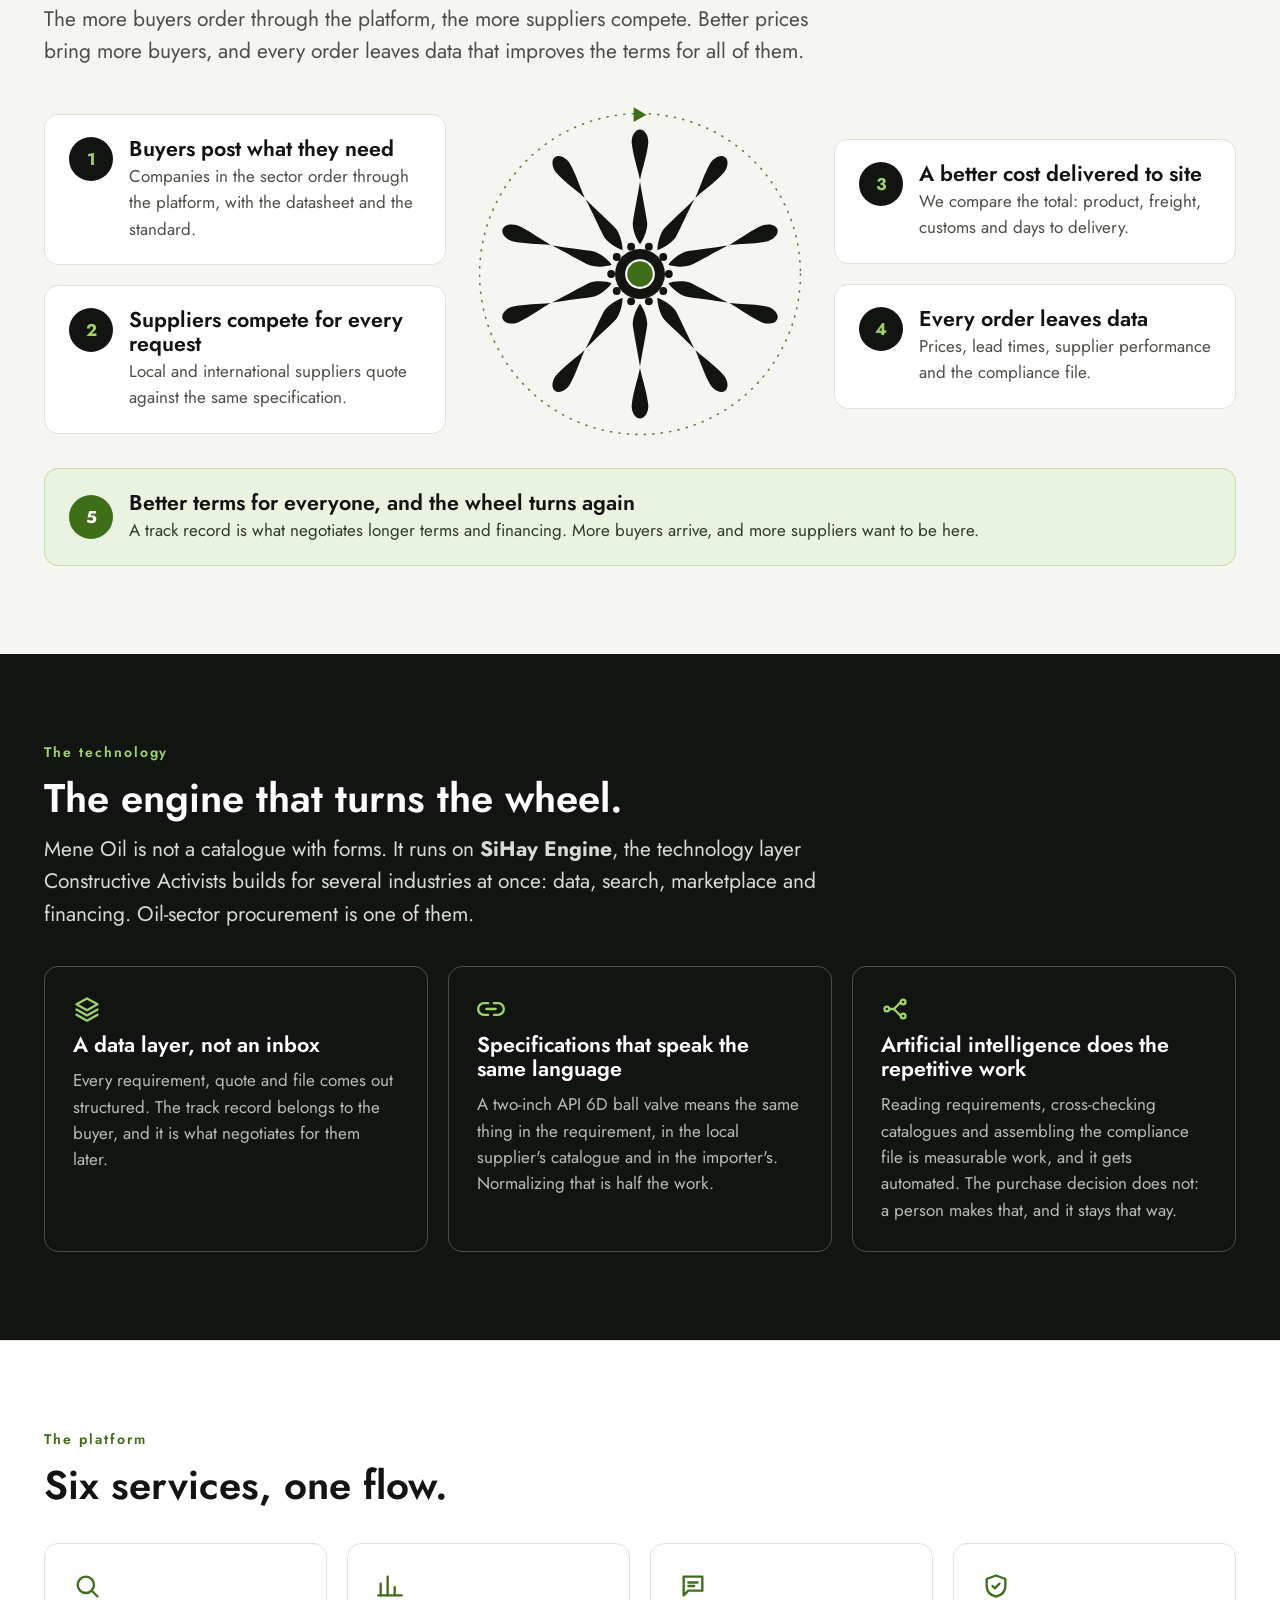
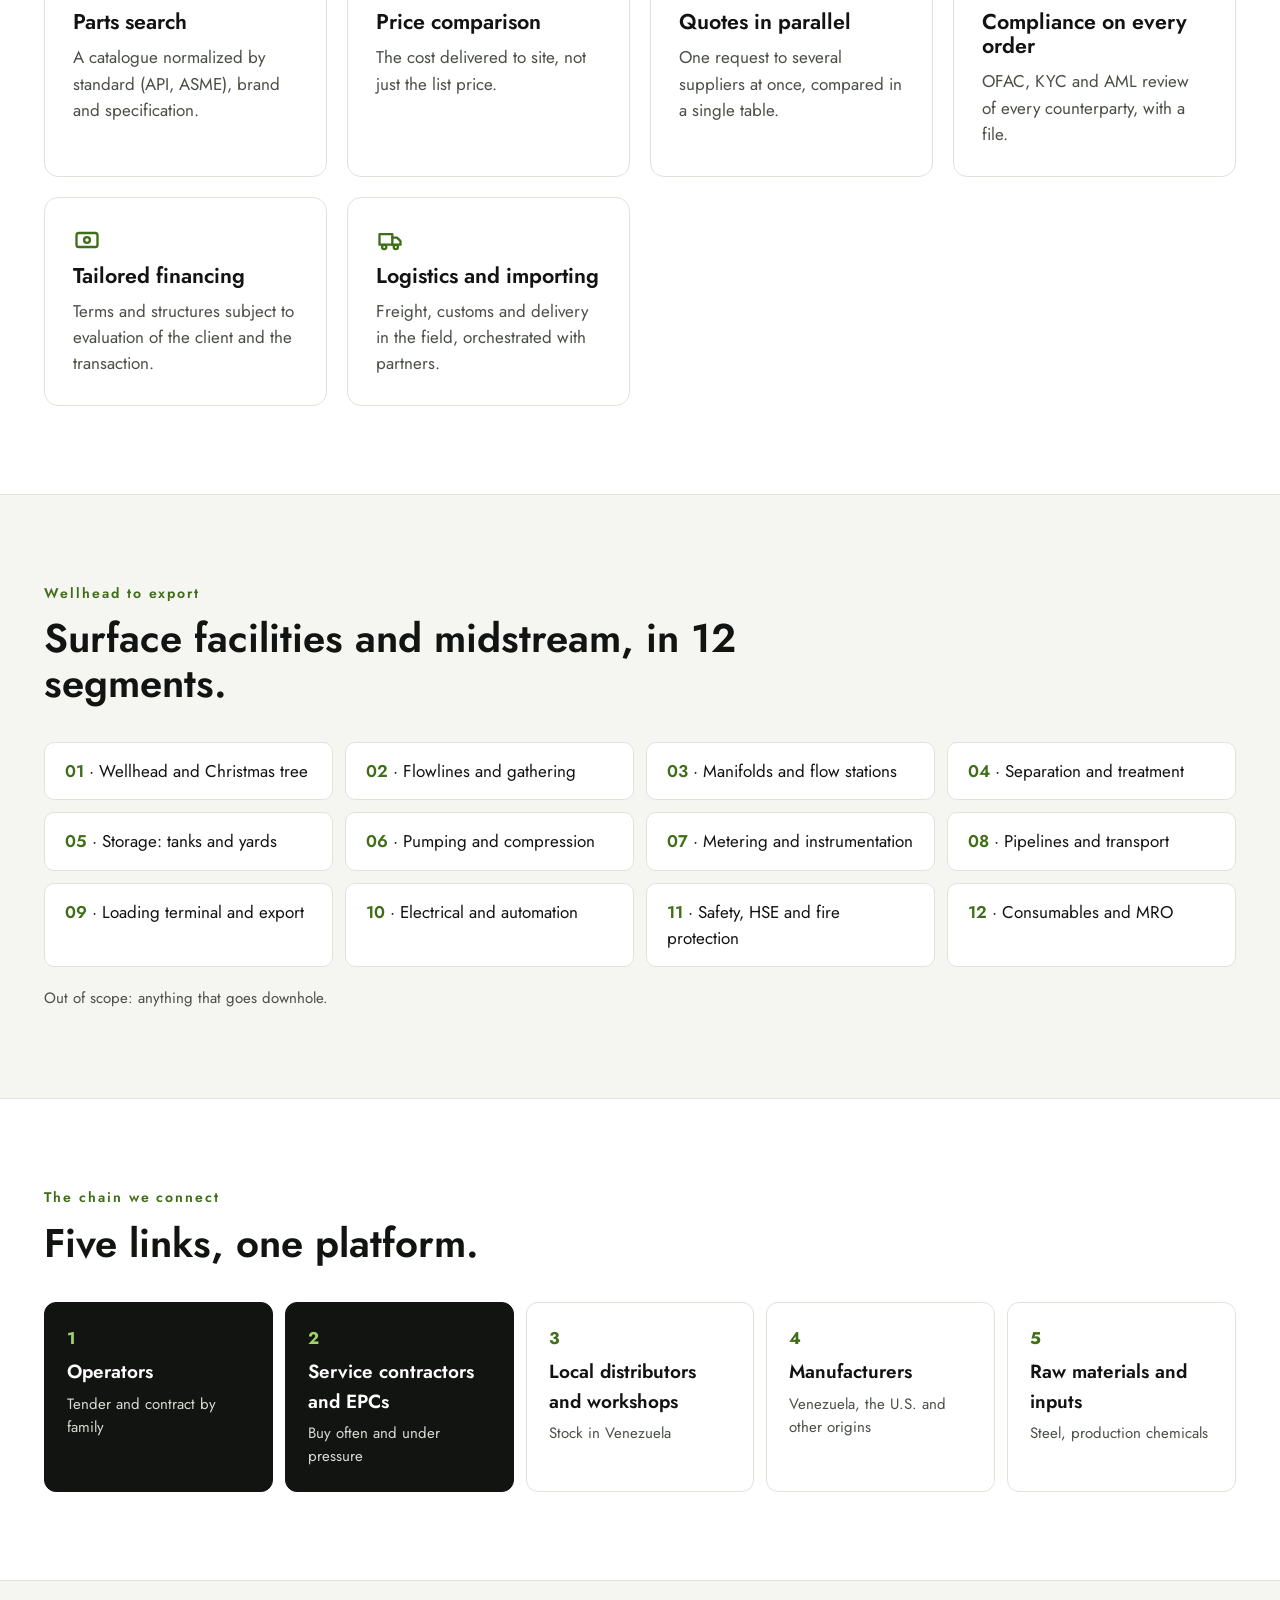
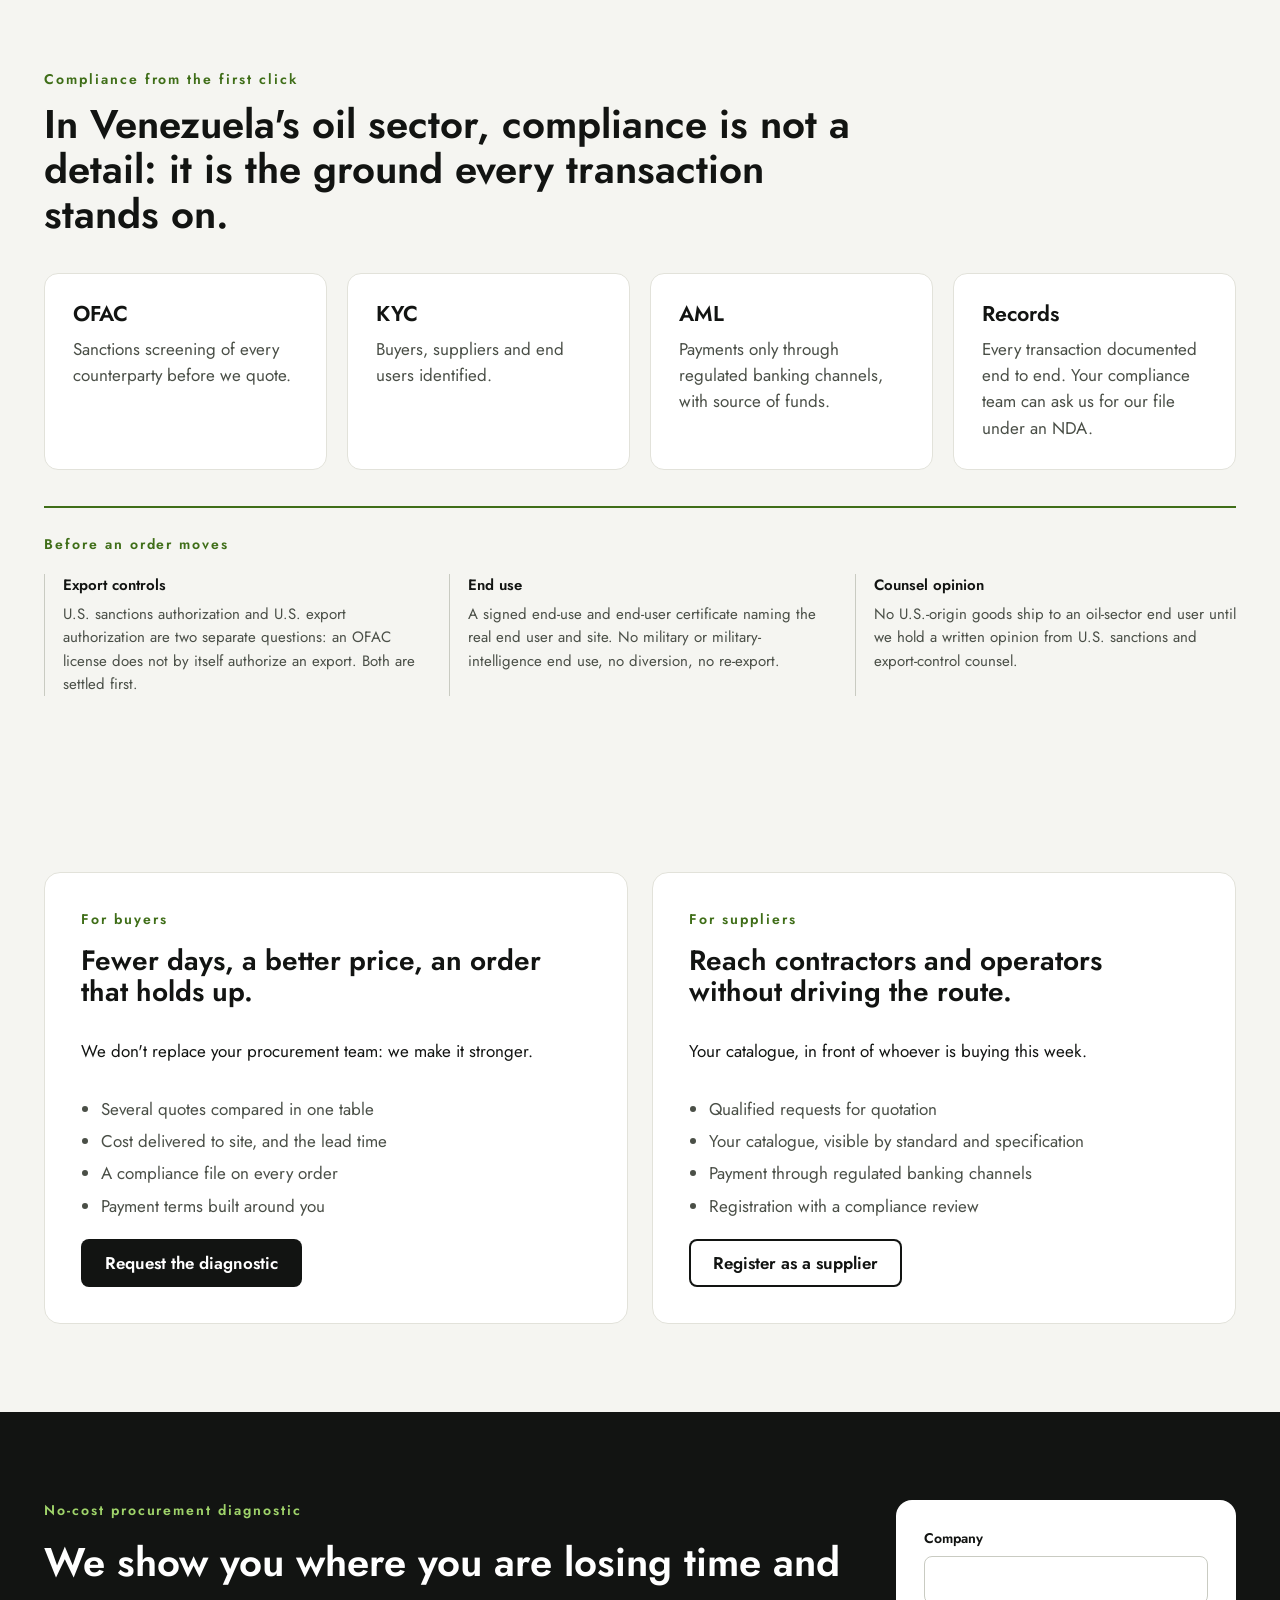
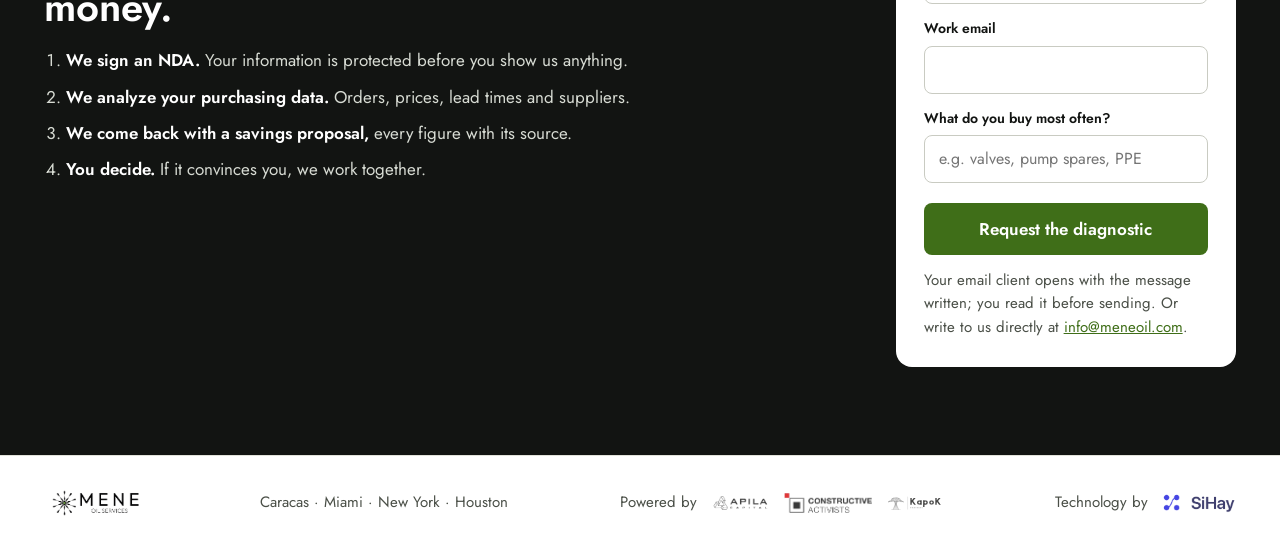
<file: en/index.html>
<!doctype html>

<html lang="en">
<head>
<meta charset="utf-8">
<meta name="viewport" content="width=device-width, initial-scale=1">
<title>Mene Oil — The pioneering B2B platform for Venezuela's oil sector</title>
<meta name="description" content="B2B marketplace for oil-sector procurement in Venezuela. Suppliers in Venezuela and abroad, compliance built into every order (OFAC, KYC, AML) and offers compared on the cost delivered to site.">
<link rel="icon" href="../assets/favicon.svg" type="image/svg+xml">
<meta property="og:title" content="Mene Oil — The pioneering B2B platform for Venezuela's oil sector">
<meta property="og:description" content="Wellhead to export: find the part, compare suppliers and buy with the compliance file ready.">
<meta property="og:locale" content="en_US">
<meta property="og:locale:alternate" content="es_VE">
<meta property="og:type" content="website">
<meta property="og:url" content="https://meneoil.com/en/">
<link rel="canonical" href="https://meneoil.com/en/">
<link rel="alternate" hreflang="es" href="https://meneoil.com/">
<link rel="alternate" hreflang="en" href="https://meneoil.com/en/">
<link rel="alternate" hreflang="x-default" href="https://meneoil.com/">
<link rel="preconnect" href="https://fonts.googleapis.com">
<link rel="preconnect" href="https://fonts.gstatic.com" crossorigin>
<link href="https://fonts.googleapis.com/css2?family=Jost:wght@400;500;600;700&display=swap" rel="stylesheet">
<link rel="stylesheet" href="../styles.css">
</head>
<body>

<a class="skip" href="#content">Skip to content</a>

<header class="topbar">
  <div class="wrap topbar__inner">
    <a class="brand" href="./" aria-label="MeneOil.com, home">
      <img src="../assets/mene-logo.png" alt="Mene Oil Services" width="2075" height="682">
    </a>
    <nav class="nav" aria-label="Main">
      <a href="#how-it-works">How it works</a>
      <a href="#technology">Technology</a>
      <a href="#services">Services</a>
      <a href="#segments">Segments</a>
      <a href="#suppliers">Suppliers</a>
      <a href="#compliance">Compliance</a>
    </nav>
    <p class="langs">
      <a href="../" hreflang="es" lang="es">ES</a>
      <span aria-current="true">EN</span>
    </p>
    <a class="btn btn--small topbar__cta" href="#diagnostic">No-cost diagnostic</a>
  </div>
</header>

<main id="content">

  <section class="hero" id="top">
    <div class="wrap">
      <p class="eyebrow">B2B marketplace · Oil and gas · Venezuela</p>
      <h1>The pioneering B2B platform for Venezuela's oil sector.</h1>
      <p class="hero__promesa">We are your procurement team's ally.</p>
      <p class="lede">
        Wellhead to export: find the part, compare suppliers in Venezuela and
        abroad on the cost delivered to site, and buy with the compliance file
        assembled inside the same order. Fewer days with idle equipment, better
        prices and terms built around you.
      </p>

      <form class="seek" id="seeker" action="#diagnostic">
        <div class="field field--wide">
          <label for="q">What do you need?</label>
          <input id="q" name="q" type="search" autocomplete="off"
                 placeholder="e.g. API 6D ball valve, 2 inch, class 600">
        </div>
        <div class="field field--pick">
          <label for="seg">Segment</label>
          <select id="seg" name="seg">
            <option>All segments</option>
            <option>Wellhead and Christmas tree</option>
            <option>Flowlines and gathering</option>
            <option>Separation and treatment</option>
            <option>Pumping and compression</option>
            <option>Metering and instrumentation</option>
            <option>Safety, HSE and fire protection</option>
          </select>
        </div>
        <button class="btn btn--green" type="submit">Request prices</button>
        <p class="seek__note">
          Today a person handles every request: tell us what you need and we
          come back with options and the cost delivered to site.
        </p>
      </form>

      <ul class="tags">
        <li class="tags__label">Most requested:</li>
        <li><a href="#segments">API 6D valves</a></li>
        <li><a href="#segments">ASME B16.5 flanges</a></li>
        <li><a href="#segments">Choke inserts</a></li>
        <li><a href="#segments">PPE and gas detectors</a></li>
      </ul>
    </div>
  </section>

  
  <div class="cinta" role="region" aria-label="Product families we buy">
    <div class="cinta__pista">
      <ul class="cinta__grupo">
        <li>API 6D ball valves</li>
        <li>Wellheads and Christmas trees</li>
        <li>ASME B16.5 flanges</li>
        <li>API 5L line pipe</li>
        <li>Portable gas detectors</li>
        <li>Centrifugal pumps</li>
        <li>Two- and three-phase separators</li>
        <li>Storage tanks</li>
        <li>Gas compressors</li>
        <li>Flow meters</li>
        <li>Starters and switchboards</li>
        <li>FR flame-resistant clothing</li>
        <li>Safety footwear</li>
        <li>Mechanical seals</li>
        <li>Relief valves</li>
        <li>Choke inserts</li>
        <li>Flowlines and gathering lines</li>
        <li>Fire protection systems</li>
        <li>Pressure and temperature instrumentation</li>
        <li>Production manifolds</li>
        <li>Marine loading arms</li>
        <li>Pneumatic actuators</li>
        <li>Hoses and fittings</li>
        <li>MRO spares</li>
      </ul>
      <ul class="cinta__grupo" aria-hidden="true">
        <li>API 6D ball valves</li>
        <li>Wellheads and Christmas trees</li>
        <li>ASME B16.5 flanges</li>
        <li>API 5L line pipe</li>
        <li>Portable gas detectors</li>
        <li>Centrifugal pumps</li>
        <li>Two- and three-phase separators</li>
        <li>Storage tanks</li>
        <li>Gas compressors</li>
        <li>Flow meters</li>
        <li>Starters and switchboards</li>
        <li>FR flame-resistant clothing</li>
        <li>Safety footwear</li>
        <li>Mechanical seals</li>
        <li>Relief valves</li>
        <li>Choke inserts</li>
        <li>Flowlines and gathering lines</li>
        <li>Fire protection systems</li>
        <li>Pressure and temperature instrumentation</li>
        <li>Production manifolds</li>
        <li>Marine loading arms</li>
        <li>Pneumatic actuators</li>
        <li>Hoses and fittings</li>
        <li>MRO spares</li>
      </ul>
    </div>
  </div>

  <section class="band">
    <div class="wrap">
      <div class="intro">
        <h2>Procurement costs more than the invoice says.</h2>
      </div>
      <div class="grid grid--3">
        <div class="card">
          <h3>Idle equipment</h3>
          <p>Every day without the part is production that never leaves the field.</p>
        </div>
        <div class="card">
          <h3>Prices never compared</h3>
          <p>Scattered suppliers and quotes nobody checks against each other in time.</p>
        </div>
        <div class="card">
          <h3>Sanctions exposure</h3>
          <p>One counterparty vetted badly puts the whole operation at risk.</p>
        </div>
      </div>
    </div>
  </section>

  <section class="band" id="how-it-works">
    <div class="wrap">
      <div class="intro">
        <p class="eyebrow">The MeneOil flywheel</p>
        <h2>Every order makes the next one better.</h2>
        <p class="lede">
          The more buyers order through the platform, the more suppliers
          compete. Better prices bring more buyers, and every order leaves
          data that improves the terms for all of them.
        </p>
      </div>

      <div class="wheel">
        <div class="wheel__col">
          <div class="step">
            <span class="step__n" aria-hidden="true">1</span>
            <div>
              <h3>Buyers post what they need</h3>
              <p>Companies in the sector order through the platform, with the datasheet and the standard.</p>
            </div>
          </div>
          <div class="step">
            <span class="step__n" aria-hidden="true">2</span>
            <div>
              <h3>Suppliers compete for every request</h3>
              <p>Local and international suppliers quote against the same specification.</p>
            </div>
          </div>
        </div>

        <svg class="star" viewBox="0 0 640 640" role="img"
             aria-label="The MENE star as a wheel: a hub with ten spokes, turning.">
          
          <defs>
            <g id="rayo">
              <path class="star__ray" d="M0,-56 C5,-62 13.7,-80 13.7,-95 C11.5,-113 4.2,-147 0,-174 C-4.2,-147 -11.5,-113 -13.7,-95 C-13.7,-80 -5,-62 0,-56 Z"/>
              <path class="star__ray" d="M0,-177 C5,-201 13.2,-223 15.7,-248 C15.7,-261.3 8.7,-272 0,-272 C-8.7,-272 -15.7,-261.3 -15.7,-248 C-13.2,-223 -5,-201 0,-177 Z"/>
            </g>
          </defs>

          <g class="star__spin">
            <circle class="star__orbit" cx="320" cy="320" r="302"/>
            <path class="star__arrow" d="M308,6 L332,20 L308,34 Z"/>
          </g>

          <g transform="translate(320,320)">
            <use href="#rayo" transform="rotate(0)"/>
            <use href="#rayo" transform="rotate(36)"/>
            <use href="#rayo" transform="rotate(72)"/>
            <use href="#rayo" transform="rotate(108)"/>
            <use href="#rayo" transform="rotate(144)"/>
            <use href="#rayo" transform="rotate(180)"/>
            <use href="#rayo" transform="rotate(216)"/>
            <use href="#rayo" transform="rotate(252)"/>
            <use href="#rayo" transform="rotate(288)"/>
            <use href="#rayo" transform="rotate(324)"/>

            <circle class="star__cog" cx="16.7" cy="-51.5" r="7.4"/>
            <circle class="star__cog" cx="43.8" cy="-31.9" r="7.4"/>
            <circle class="star__cog" cx="54.2" cy="-0.0" r="7.4"/>
            <circle class="star__cog" cx="43.8" cy="31.9" r="7.4"/>
            <circle class="star__cog" cx="16.7" cy="51.5" r="7.4"/>
            <circle class="star__cog" cx="-16.7" cy="51.5" r="7.4"/>
            <circle class="star__cog" cx="-43.8" cy="31.9" r="7.4"/>
            <circle class="star__cog" cx="-54.2" cy="0.0" r="7.4"/>
            <circle class="star__cog" cx="-43.8" cy="-31.9" r="7.4"/>
            <circle class="star__cog" cx="-16.7" cy="-51.5" r="7.4"/>
            <circle class="star__cog" cx="0" cy="0" r="47"/>
            <circle class="star__ring" cx="0" cy="0" r="28"/>
            <circle class="star__core" cx="0" cy="0" r="24"/>
          </g>
        </svg>

        <div class="wheel__col">
          <div class="step">
            <span class="step__n" aria-hidden="true">3</span>
            <div>
              <h3>A better cost delivered to site</h3>
              <p>We compare the total: product, freight, customs and days to delivery.</p>
            </div>
          </div>
          <div class="step">
            <span class="step__n" aria-hidden="true">4</span>
            <div>
              <h3>Every order leaves data</h3>
              <p>Prices, lead times, supplier performance and the compliance file.</p>
            </div>
          </div>
        </div>
      </div>

      <div class="step step--close">
        <span class="step__n" aria-hidden="true">5</span>
        <div>
          <h3>Better terms for everyone, and the wheel turns again</h3>
          <p>A track record is what negotiates longer terms and financing. More buyers arrive, and more suppliers want to be here.</p>
        </div>
      </div>
    </div>
  </section>

  <section class="band band--dark" id="technology">
    <div class="wrap">
      <div class="intro">
        <p class="eyebrow">The technology</p>
        <h2>The engine that turns the wheel.</h2>
        <p class="lede">
          Mene Oil is not a catalogue with forms. It runs on
          <strong>SiHay Engine</strong>, the technology layer Constructive
          Activists builds for several industries at once: data, search,
          marketplace and financing. Oil-sector procurement is one of them.
        </p>
      </div>
      <div class="grid grid--3">
        <div class="card">
          <svg width="28" height="28" viewBox="0 0 24 24" fill="none" stroke="currentColor" stroke-width="2" stroke-linecap="round" stroke-linejoin="round" aria-hidden="true"><path d="M12 3l9 5-9 5-9-5z"/><path d="M3 12.5l9 5 9-5"/><path d="M3 17l9 5 9-5"/></svg>
          <h3>A data layer, not an inbox</h3>
          <p>
            Every requirement, quote and file comes out structured. The track
            record belongs to the buyer, and it is what negotiates for them
            later.
          </p>
        </div>
        <div class="card">
          <svg width="28" height="28" viewBox="0 0 24 24" fill="none" stroke="currentColor" stroke-width="2" stroke-linecap="round" stroke-linejoin="round" aria-hidden="true"><path d="M9.5 7H6a5 5 0 0 0 0 10h3.5"/><path d="M14.5 7H18a5 5 0 0 1 0 10h-3.5"/><path d="M8 12h8"/></svg>
          <h3>Specifications that speak the same language</h3>
          <p>
            A two-inch API 6D ball valve means the same thing in the
            requirement, in the local supplier's catalogue and in the
            importer's. Normalizing that is half the work.
          </p>
        </div>
        <div class="card">
          <svg width="28" height="28" viewBox="0 0 24 24" fill="none" stroke="currentColor" stroke-width="2" stroke-linecap="round" stroke-linejoin="round" aria-hidden="true"><circle cx="5" cy="12" r="2"/><circle cx="19" cy="6" r="2"/><circle cx="19" cy="18" r="2"/><path d="M7 12h4l6-6"/><path d="M11 12l6 6"/></svg>
          <h3>Artificial intelligence does the repetitive work</h3>
          <p>
            Reading requirements, cross-checking catalogues and assembling the
            compliance file is measurable work, and it gets automated. The
            purchase decision does not: a person makes that, and it stays
            that way.
          </p>
        </div>
      </div>
    </div>
  </section>

  <section class="band band--white" id="services">
    <div class="wrap">
      <div class="intro">
        <p class="eyebrow">The platform</p>
        <h2>Six services, one flow.</h2>
      </div>
      <div class="grid grid--3">
        <div class="card">
          <svg width="28" height="28" viewBox="0 0 24 24" fill="none" stroke="currentColor" stroke-width="2" stroke-linecap="round" stroke-linejoin="round" aria-hidden="true"><circle cx="11" cy="11" r="7"/><path d="M21 21l-4.3-4.3"/></svg>
          <h3>Parts search</h3>
          <p>A catalogue normalized by standard (API, ASME), brand and specification.</p>
        </div>
        <div class="card">
          <svg width="28" height="28" viewBox="0 0 24 24" fill="none" stroke="currentColor" stroke-width="2" stroke-linecap="round" stroke-linejoin="round" aria-hidden="true"><path d="M4 20V10"/><path d="M10 20V4"/><path d="M16 20v-7"/><path d="M22 20H2"/></svg>
          <h3>Price comparison</h3>
          <p>The cost delivered to site, not just the list price.</p>
        </div>
        <div class="card">
          <svg width="28" height="28" viewBox="0 0 24 24" fill="none" stroke="currentColor" stroke-width="2" stroke-linecap="round" stroke-linejoin="round" aria-hidden="true"><path d="M4 4h16v12H8l-4 4z"/><path d="M8 9h8"/><path d="M8 12h5"/></svg>
          <h3>Quotes in parallel</h3>
          <p>One request to several suppliers at once, compared in a single table.</p>
        </div>
        <div class="card">
          <svg width="28" height="28" viewBox="0 0 24 24" fill="none" stroke="currentColor" stroke-width="2" stroke-linecap="round" stroke-linejoin="round" aria-hidden="true"><path d="M12 3l8 3v6c0 5-3.5 8-8 9-4.5-1-8-4-8-9V6z"/><path d="M9 12l2 2 4-4"/></svg>
          <h3>Compliance on every order</h3>
          <p>OFAC, KYC and AML review of every counterparty, with a file.</p>
        </div>
        <div class="card">
          <svg width="28" height="28" viewBox="0 0 24 24" fill="none" stroke="currentColor" stroke-width="2" stroke-linecap="round" stroke-linejoin="round" aria-hidden="true"><rect x="3" y="6" width="18" height="12" rx="2"/><circle cx="12" cy="12" r="2.5"/></svg>
          <h3>Tailored financing</h3>
          <p>Terms and structures subject to evaluation of the client and the transaction.</p>
        </div>
        <div class="card">
          <svg width="28" height="28" viewBox="0 0 24 24" fill="none" stroke="currentColor" stroke-width="2" stroke-linecap="round" stroke-linejoin="round" aria-hidden="true"><path d="M3 7h11v9H3z"/><path d="M14 10h4l3 3v3h-7"/><circle cx="7" cy="18" r="1.8"/><circle cx="17" cy="18" r="1.8"/></svg>
          <h3>Logistics and importing</h3>
          <p>Freight, customs and delivery in the field, orchestrated with partners.</p>
        </div>
      </div>
    </div>
  </section>

  <section class="band" id="segments">
    <div class="wrap">
      <div class="intro">
        <p class="eyebrow">Wellhead to export</p>
        <h2>Surface facilities and midstream, in 12 segments.</h2>
      </div>
      <ol class="segs">
        <li><b>01</b> · Wellhead and Christmas tree</li>
        <li><b>02</b> · Flowlines and gathering</li>
        <li><b>03</b> · Manifolds and flow stations</li>
        <li><b>04</b> · Separation and treatment</li>
        <li><b>05</b> · Storage: tanks and yards</li>
        <li><b>06</b> · Pumping and compression</li>
        <li><b>07</b> · Metering and instrumentation</li>
        <li><b>08</b> · Pipelines and transport</li>
        <li><b>09</b> · Loading terminal and export</li>
        <li><b>10</b> · Electrical and automation</li>
        <li><b>11</b> · Safety, HSE and fire protection</li>
        <li><b>12</b> · Consumables and MRO</li>
      </ol>
      <p class="aside">Out of scope: anything that goes downhole.</p>
    </div>
  </section>

  <section class="band band--white">
    <div class="wrap">
      <div class="intro">
        <p class="eyebrow">The chain we connect</p>
        <h2>Five links, one platform.</h2>
      </div>
      <div class="grid grid--5">
        <div class="link-card link-card--dark">
          <span class="link-card__n">1</span>
          <b>Operators</b>
          <span>Tender and contract by family</span>
        </div>
        <div class="link-card link-card--dark">
          <span class="link-card__n">2</span>
          <b>Service contractors and EPCs</b>
          <span>Buy often and under pressure</span>
        </div>
        <div class="link-card">
          <span class="link-card__n">3</span>
          <b>Local distributors and workshops</b>
          <span>Stock in Venezuela</span>
        </div>
        <div class="link-card">
          <span class="link-card__n">4</span>
          <b>Manufacturers</b>
          <span>Venezuela, the U.S. and other origins</span>
        </div>
        <div class="link-card">
          <span class="link-card__n">5</span>
          <b>Raw materials and inputs</b>
          <span>Steel, production chemicals</span>
        </div>
      </div>
    </div>
  </section>

  <section class="band" id="compliance">
    <div class="wrap">
      <div class="intro">
        <p class="eyebrow">Compliance from the first click</p>
        <h2>In Venezuela's oil sector, compliance is not a detail: it is the ground every transaction stands on.</h2>
      </div>
      <div class="grid grid--4">
        <div class="card">
          <h3>OFAC</h3>
          <p>Sanctions screening of every counterparty before we quote.</p>
        </div>
        <div class="card">
          <h3>KYC</h3>
          <p>Buyers, suppliers and end users identified.</p>
        </div>
        <div class="card">
          <h3>AML</h3>
          <p>Payments only through regulated banking channels, with source of funds.</p>
        </div>
        <div class="card">
          <h3>Records</h3>
          <p>Every transaction documented end to end. Your compliance team can ask us for our file under an NDA.</p>
        </div>
      </div>

      <div class="gates">
        <p class="eyebrow">Before an order moves</p>
        <ul class="gates__list">
          <li>
            <b>Export controls</b>
            U.S. sanctions authorization and U.S. export authorization are two
            separate questions: an OFAC license does not by itself authorize an
            export. Both are settled first.
          </li>
          <li>
            <b>End use</b>
            A signed end-use and end-user certificate naming the real end user and
            site. No military or military-intelligence end use, no diversion, no
            re-export.
          </li>
          <li>
            <b>Counsel opinion</b>
            No U.S.-origin goods ship to an oil-sector end user until we hold a
            written opinion from U.S. sanctions and export-control counsel.
          </li>
        </ul>
      </div>
    </div>
  </section>

  <section class="band" id="suppliers">
    <div class="wrap grid grid--2">
      <div class="pitch">
        <p class="eyebrow">For buyers</p>
        <h3>Fewer days, a better price, an order that holds up.</h3>
        <p>We don't replace your procurement team: we make it stronger.</p>
        <ul>
          <li>Several quotes compared in one table</li>
          <li>Cost delivered to site, and the lead time</li>
          <li>A compliance file on every order</li>
          <li>Payment terms built around you</li>
        </ul>
        <a class="btn" href="#diagnostic">Request the diagnostic</a>
      </div>
      <div class="pitch">
        <p class="eyebrow">For suppliers</p>
        <h3>Reach contractors and operators without driving the route.</h3>
        <p>Your catalogue, in front of whoever is buying this week.</p>
        <ul>
          <li>Qualified requests for quotation</li>
          <li>Your catalogue, visible by standard and specification</li>
          <li>Payment through regulated banking channels</li>
          <li>Registration with a compliance review</li>
        </ul>
        <a class="btn btn--line" href="mailto:info@meneoil.com?subject=Supplier%20registration">Register as a supplier</a>
      </div>
    </div>
  </section>

  <section class="band band--dark" id="diagnostic">
    <div class="wrap diag">
      <div class="diag__text">
        <p class="eyebrow">No-cost procurement diagnostic</p>
        <h2>We show you where you are losing time and money.</h2>
        <ol class="diag__steps">
          <li><b>We sign an NDA.</b> Your information is protected before you show us anything.</li>
          <li><b>We analyze your purchasing data.</b> Orders, prices, lead times and suppliers.</li>
          <li><b>We come back with a savings proposal,</b> every figure with its source.</li>
          <li><b>You decide.</b> If it convinces you, we work together.</li>
        </ol>
      </div>

      <form class="diag__form" id="form" novalidate>
        <div class="field">
          <label for="company">Company</label>
          <input id="company" name="company" type="text" autocomplete="organization">
        </div>
        <div class="field">
          <label for="email">Work email</label>
          <input id="email" name="email" type="email" autocomplete="email">
        </div>
        <div class="field">
          <label for="buys">What do you buy most often?</label>
          <input id="buys" name="buys" type="text"
                 placeholder="e.g. valves, pump spares, PPE">
        </div>
        <button class="btn btn--green" type="submit">Request the diagnostic</button>
        <p class="seek__note">
          Your email client opens with the message written; you read it before
          sending. Or write to us directly at
          <a href="mailto:info@meneoil.com?subject=Procurement%20diagnostic">info@meneoil.com</a>.
        </p>
      </form>
    </div>
  </section>

</main>

<footer class="foot">
  <div class="wrap foot__inner">
    <span class="foot__mark">
      <img src="../assets/mene-logo.png" alt="Mene Oil Services" width="2075" height="682">
    </span>
    <span>Caracas · Miami · New York · Houston</span>
    <span class="foot__powered">
      <span>Powered by</span>
      <img src="../assets/apila-capital.png" alt="APILA Capital" width="600" height="203">
      <img src="../assets/constructive-activists.png" alt="Constructive Activists" width="362" height="82">
      <img src="../assets/kapok-partners.svg" alt="KapoK Partners" width="707" height="250">
    </span>
    <span class="foot__powered">
      <span>Technology by</span>
      <img src="../assets/sihay.png" alt="SiHay" width="425" height="115">
    </span>
  </div>
</footer>

<script>
/* No server receives these forms: a message is composed and the person's own
   mail client opens it, so they read it before sending. Nothing is stored and
   nothing goes to a third party. With JavaScript off, the info@meneoil.com
   link under each form still works. Same behaviour as the Spanish page. */
(function () {
  var inbox = "info@meneoil.com";

  function text(id) {
    var el = document.getElementById(id);
    return el && el.value ? el.value.trim() : "";
  }

  var seeker = document.getElementById("seeker");
  if (seeker) {
    seeker.addEventListener("submit", function (e) {
      e.preventDefault();
      var what = text("q"), seg = text("seg"), target = document.getElementById("buys");
      if (target && what) {
        target.value = seg && seg !== "All segments" ? what + " (" + seg + ")" : what;
      }
      document.getElementById("diagnostic").scrollIntoView({ behavior: "smooth" });
      var first = document.getElementById("company");
      if (first) { first.focus({ preventScroll: true }); }
    });
  }

  var form = document.getElementById("form");
  if (form) {
    form.addEventListener("submit", function (e) {
      e.preventDefault();
      var body = [
        "Company: " + (text("company") || "—"),
        "Email: " + (text("email") || "—"),
        "Buys most often: " + (text("buys") || "—"),
        "",
        "I am interested in the no-cost procurement diagnostic."
      ].join("\n");
      window.location.href = "mailto:" + inbox
        + "?subject=" + encodeURIComponent("Procurement diagnostic")
        + "&body=" + encodeURIComponent(body);
    });
  }
})();
</script>

</body>
</html>
</file>
<file: styles.css>
/* meneoil.com — hoja de estilo del home
   Paleta, tipografía y maquetación según el canvas de referencia
   "MeneOil.com · Flywheel" (13 nov 2026). */

:root {
  color-scheme: light;

  --ink:        #121412;
  --ink-2:      #4A4F47;
  --paper:      #F5F5F1;
  --white:      #FFFFFF;
  --rule:       #E2E2DA;
  --rule-2:     #C9CBC2;

  --green:      #3F6E18;
  --green-lit:  #9FD36A;
  --green-pale: #EAF3DF;
  --green-pale-rule: #C5DDA8;

  --on-dark:    #D7DBD3;
  --on-dark-2:  #B7BDB1;
  --dark-rule:  #4A4F47;

  --font: "Jost", ui-sans-serif, system-ui, -apple-system, "Segoe UI", sans-serif;

  --t-eyebrow: 0.875rem;
  --t-small:   0.9375rem;
  --t-body:    1.0625rem;
  --t-lead:    clamp(1.125rem, 1rem + 0.5vw, 1.3125rem);
  --t-card:    clamp(1.1875rem, 1.1rem + 0.3vw, 1.375rem);
  --t-h3:      clamp(1.375rem, 1.15rem + 0.9vw, 1.75rem);
  --t-h2:      clamp(1.75rem, 1.3rem + 1.9vw, 2.5rem);
  --t-h1:      clamp(2.25rem, 1.4rem + 3.5vw, 4rem);

  --wrap:   1240px;
  --gutter: 24px;
  --band:   clamp(56px, 7vw, 88px);
  --radius: 14px;
}

*, *::before, *::after { box-sizing: border-box; }

html { -webkit-text-size-adjust: 100%; }

body {
  margin: 0;
  background: var(--paper);
  color: var(--ink);
  font-family: var(--font);
  font-size: var(--t-body);
  line-height: 1.55;
  -webkit-font-smoothing: antialiased;
}

img, svg { max-width: 100%; }
img { height: auto; }

a { color: var(--green); }
a:hover { color: var(--ink); }

:focus-visible {
  outline: 3px solid var(--green);
  outline-offset: 2px;
  border-radius: 4px;
}

.wrap {
  max-width: var(--wrap);
  margin-inline: auto;
  padding-inline: var(--gutter);
}

.skip {
  position: absolute;
  left: -9999px;
  top: 0;
  background: var(--ink);
  color: var(--white);
  padding: 12px 20px;
  z-index: 50;
}
.skip:focus { left: 0; }

/* ---------------------------------------------------------- barra superior */

/* En movil la barra NO se queda pegada: con el menu en dos filas ocupaba
   191 px, un cuarto de la pantalla, de forma permanente. */
.topbar {
  background: var(--white);
  border-bottom: 1px solid var(--rule);
  z-index: 30;
}

.topbar__inner {
  display: flex;
  flex-wrap: wrap;
  align-items: center;
  gap: 8px 24px;
  padding-block: 12px;
}

.brand { order: 1; }
/* En movil los dos llevan margen automatico, pero caen en lineas distintas:
   cada linea del flex reparte su propio espacio, asi que ambos quedan a la
   derecha en vez de dividirse el hueco. */
.langs { order: 2; margin-left: auto; }
.topbar__cta { order: 3; margin-left: auto; }
.nav { order: 4; flex-basis: 100%; }

@media (min-width: 860px) {
  .topbar { position: sticky; top: 0; }
  .topbar__inner { gap: 12px 24px; padding-block: 14px; }
  .nav { order: 2; flex-basis: auto; }
  .langs { order: 3; margin-left: 0; }
  .topbar__cta { order: 4; margin-left: 0; }
}

.brand { display: flex; align-items: center; flex: 0 0 auto; }
.brand img { height: 40px; width: auto; }

.nav {
  display: flex;
  flex-wrap: wrap;
  align-items: center;
  gap: 10px 22px;
  margin-left: auto;
  font-size: var(--t-small);
  font-weight: 500;
}
.nav a { color: var(--ink); text-decoration: none; padding-block: 9px; }
.nav a:hover { color: var(--green); }

/* .nav a gana en especificidad a .btn: el boton se quedaba negro sobre negro. */
.nav a.btn, .nav a.btn:hover { color: var(--white); }

/* ----------------------------------------------------------- idiomas */

/* ES / EN. El idioma activo no es un enlace: es texto, con aria-current.
   Un enlace que lleva a la pagina en la que ya estas es ruido para quien
   navega con teclado o lector de pantalla. */
.langs {
  display: flex;
  align-items: center;
  gap: 8px;
  flex: 0 0 auto;
  margin-block: 0;
  font-size: var(--t-eyebrow);
  font-weight: 500;
  letter-spacing: 0.04em;
  color: var(--ink-2);
}
.langs > * + *::before {
  content: "/";
  margin-right: 8px;
  color: var(--rule-2);
}
.langs a { color: var(--ink-2); text-decoration: none; padding-block: 9px; }
.langs a:hover { color: var(--green); }
.langs [aria-current] { color: var(--ink); }

/* ------------------------------------------------------------------ botones */

.btn {
  display: inline-flex;
  align-items: center;
  justify-content: center;
  min-height: 48px;
  padding: 0 24px;
  border: 0;
  border-radius: 8px;
  background: var(--ink);
  color: var(--white);
  font: inherit;
  font-weight: 600;
  text-decoration: none;
  cursor: pointer;
}
.btn:hover { background: #000; color: var(--white); }

.btn--green { background: var(--green); }
.btn--green:hover { background: #2E5211; }

.btn--line {
  background: transparent;
  color: var(--ink);
  box-shadow: inset 0 0 0 2px var(--ink);
}
.btn--line:hover { background: var(--ink); color: var(--white); }

.btn--small { min-height: 44px; padding: 0 18px; font-size: var(--t-small); }

/* ------------------------------------------------------------------ bandas */

.band { padding-block: var(--band); }
.band--white { background: var(--white); border-block: 1px solid var(--rule); }
.band--dark  { background: var(--ink); color: var(--white); }

.eyebrow {
  margin: 0;
  font-size: var(--t-eyebrow);
  font-weight: 600;
  letter-spacing: 0.14em;
  color: var(--green);
}
/* El hero tambien es fondo oscuro, pero no lleva .band--dark. */
.band--dark .eyebrow,
.hero .eyebrow { color: var(--green-lit); }

h1, h2, h3 { margin: 0; font-weight: 600; line-height: 1.12; }
h1 { font-size: var(--t-h1); line-height: 1.04; max-width: 17ch; }
h2 { font-size: var(--t-h2); }
h3 { font-size: var(--t-h3); }

.lede { margin: 0; font-size: var(--t-lead); color: var(--ink-2); max-width: 62ch; }
.band--dark .lede,
.hero .lede { color: var(--on-dark); }

.intro {
  display: flex;
  flex-direction: column;
  gap: 12px;
  max-width: 820px;
  margin-bottom: 36px;
}

/* -------------------------------------------------------------------- hero */

.hero { background: var(--ink); color: var(--white); }
.hero .wrap {
  display: flex;
  flex-direction: column;
  gap: 24px;
  padding-block: clamp(56px, 7vw, 88px) clamp(64px, 8vw, 96px);
}
.hero__promesa {
  margin: 0;
  font-size: var(--t-lead);
  font-weight: 600;
  color: var(--green-lit);
}

/* buscador del hero */

.seek {
  display: flex;
  flex-wrap: wrap;
  gap: 12px;
  align-items: flex-end;
  background: var(--white);
  color: var(--ink);
  border-radius: var(--radius);
  padding: 20px;
  max-width: 980px;
  margin-top: 8px;
}
.field { display: flex; flex-direction: column; gap: 6px; min-width: 0; }
.field--wide { flex: 999 1 320px; }
.field--pick { flex: 1 1 220px; }
.field label { font-size: var(--t-eyebrow); font-weight: 600; }
.field input,
.field select {
  min-height: 48px;
  padding: 0 14px;
  border: 1px solid var(--rule-2);
  border-radius: 8px;
  font: inherit;
  font-size: 1rem;
  background: var(--white);
  color: var(--ink);
}
.seek .btn { flex: 0 0 auto; }

.seek__note {
  margin: 0;
  font-size: var(--t-small);
  color: var(--ink-2);
  flex-basis: 100%;
}

.tags {
  display: flex;
  flex-wrap: wrap;
  align-items: center;
  gap: 10px;
  margin: 0;
  padding: 0;
  list-style: none;
  font-size: var(--t-small);
}
.tags__label { color: var(--on-dark-2); }
.tags a {
  display: inline-block;
  color: var(--white);
  border: 1px solid var(--dark-rule);
  border-radius: 999px;
  padding: 5px 14px;
  text-decoration: none;
}
.tags a:hover { border-color: var(--green-lit); color: var(--green-lit); }

/* ----------------------------------------------------------------- rejilla */

.grid { display: grid; gap: 20px; }
.grid--3 { grid-template-columns: repeat(auto-fit, minmax(260px, 1fr)); }
.grid--2 { grid-template-columns: repeat(auto-fit, minmax(320px, 1fr)); gap: 24px; }
.grid--4 { grid-template-columns: repeat(auto-fit, minmax(240px, 1fr)); }
.grid--5 { grid-template-columns: repeat(auto-fit, minmax(200px, 1fr)); gap: 12px; }

.card {
  background: var(--white);
  border: 1px solid var(--rule);
  border-radius: var(--radius);
  padding: 28px;
  display: flex;
  flex-direction: column;
  gap: 10px;
}
.band--white .card { background: transparent; }
.card h3 { font-size: var(--t-card); }
.card p { margin: 0; color: var(--ink-2); }
.card svg { color: var(--green); }

/* Sobre fondo oscuro la tarjeta blanca pesa demasiado: se queda el borde. */
.band--dark .card { background: transparent; border-color: var(--dark-rule); }
.band--dark .card p { color: var(--on-dark-2); }
.band--dark .card svg { color: var(--green-lit); }

/* --------------------------------------------- puertas antes de una orden */

/* Las cuatro tarjetas de arriba dicen lo que MENE hace. Esto dice lo que
   tiene que ocurrir ANTES de que una orden avance, que no es lo mismo: son
   requisitos, no desempeno. Si fueran una quinta tarjeta en esa reticula se
   leerian como una capacidad mas, que es justo la lectura falsa. De ahi el
   tratamiento distinto: una regla verde arriba y filetes verticales, sin
   caja ni sombra. */
.gates { margin-top: 36px; border-top: 2px solid var(--green); padding-top: 26px; }

.gates__list {
  list-style: none; margin: 18px 0 0; padding: 0;
  display: grid; gap: 24px;
  grid-template-columns: repeat(auto-fit, minmax(258px, 1fr));
}
.gates__list li {
  padding-left: 18px;
  border-left: 1px solid var(--rule-2);
  color: var(--ink-2);
  font-size: var(--t-small);
}
.gates__list b { display: block; margin-bottom: 6px; color: var(--ink); font-weight: 600; }

/* ------------------------------------------------------------ el cintillo */

/* Va pegado al hero, que tambien es oscuro: la linea verde de arriba es lo
   unico que los separa. overflow:hidden es lo que impide que la pista, que
   mide el doble del ancho visible, empuje el scroll horizontal de la pagina. */
.cinta {
  background: var(--ink);
  border-top: 1px solid var(--green);
  border-bottom: 1px solid var(--dark-rule);
  overflow: hidden;
  padding-block: 15px;
}
.cinta__pista { display: flex; width: max-content; }
.cinta__grupo {
  display: flex;
  align-items: center;
  margin: 0; padding: 0;
  list-style: none;
}
.cinta__grupo li {
  display: flex;
  align-items: center;
  white-space: nowrap;
  padding-inline: 22px;
  font-size: var(--t-small);
  color: var(--on-dark-2);
}
/* El rombo es el separador, no una vineta: por eso va despues y oculto. */
.cinta__grupo li::after {
  content: "";
  width: 5px; height: 5px;
  margin-left: 22px;
  background: var(--green-lit);
  transform: rotate(45deg);
}

/* La pista lleva el mismo grupo dos veces, asi que correrla media pista
   deja la segunda copia exactamente donde estaba la primera: no hay salto. */
@media (prefers-reduced-motion: no-preference) {
  .cinta__pista { animation: corre 64s linear infinite; }
  .cinta:hover .cinta__pista,
  .cinta:focus-within .cinta__pista { animation-play-state: paused; }
}
@keyframes corre { to { transform: translateX(-50%); } }

/* Sin movimiento el cintillo se lee de corrido, deslizandolo con el dedo. */
@media (prefers-reduced-motion: reduce) {
  .cinta { overflow-x: auto; }
}

/* ------------------------------------------------- flywheel: la estrella */

.wheel {
  display: grid;
  grid-template-columns: 1fr;
  gap: 24px;
  align-items: center;
}
.wheel__col { display: flex; flex-direction: column; gap: 20px; }

.step {
  background: var(--white);
  border: 1px solid var(--rule);
  border-radius: var(--radius);
  padding: 22px 24px;
  display: flex;
  gap: 16px;
}
.step__n {
  flex: 0 0 44px;
  height: 44px;
  border-radius: 50%;
  background: var(--ink);
  color: var(--green-lit);
  display: flex;
  align-items: center;
  justify-content: center;
  font-weight: 700;
}
.step h3 { font-size: var(--t-card); margin-bottom: 2px; }
.step p { margin: 0; color: var(--ink-2); }

.step--close {
  background: var(--green-pale);
  border-color: var(--green-pale-rule);
  margin-top: 24px;
  align-items: center;
}
.step--close .step__n { background: var(--green); color: var(--white); }
.step--close p { color: #2F3A28; }

.star {
  display: block;
  width: min(100%, 340px);
  height: auto;
  margin-inline: auto;
}
.star__ray   { fill: var(--ink); }
.star__cog   { fill: var(--ink); }
.star__ring  { fill: var(--white); }
.star__core  { fill: var(--green); }
.star__orbit { fill: none; stroke: var(--green); stroke-width: 3; stroke-dasharray: 2 14; stroke-linecap: round; opacity: 0.85; }
.star__arrow { fill: var(--green); }

@media (prefers-reduced-motion: no-preference) {
  .star__spin { transform-origin: 320px 320px; animation: gira 64s linear infinite; }
}
@keyframes gira { to { transform: rotate(360deg); } }

@media (min-width: 900px) {
  .wheel { grid-template-columns: 1fr minmax(260px, 340px) 1fr; }
}

/* ------------------------------------------------------------- segmentos */

.segs {
  display: grid;
  grid-template-columns: repeat(auto-fit, minmax(258px, 1fr));
  gap: 12px;
  margin: 0;
  padding: 0;
  list-style: none;
}
.segs li {
  background: var(--white);
  border: 1px solid var(--rule);
  border-radius: 10px;
  padding: 15px 20px;
}
.segs b { color: var(--green); font-weight: 600; }

.aside { margin: 20px 0 0; font-size: var(--t-small); color: var(--ink-2); }

/* ---------------------------------------------------------------- cadena */

.link-card {
  border-radius: 12px;
  padding: 22px;
  display: flex;
  flex-direction: column;
  gap: 6px;
  background: var(--white);
  border: 1px solid var(--rule);
}
.link-card--dark { background: var(--ink); border-color: var(--ink); color: var(--white); }
.link-card__n { color: var(--green); font-weight: 700; }
.link-card--dark .link-card__n { color: var(--green-lit); }
.link-card b { font-size: 1.1875rem; font-weight: 600; }
.link-card span:last-child { font-size: var(--t-small); color: var(--ink-2); }
.link-card--dark span:last-child { color: var(--on-dark); }

/* ------------------------------------------------- compradores/proveedores */

.pitch {
  background: var(--white);
  border: 1px solid var(--rule);
  border-radius: 16px;
  padding: clamp(28px, 4vw, 36px);
  display: flex;
  flex-direction: column;
  gap: 14px;
}
.pitch ul {
  margin: 0;
  padding-left: 20px;
  color: var(--ink-2);
  display: flex;
  flex-direction: column;
  gap: 6px;
}
.pitch .btn { align-self: flex-start; margin-top: 6px; }

/* ------------------------------------------------------------ diagnóstico */

.diag { display: flex; flex-wrap: wrap; gap: 48px; }
.diag__text { flex: 999 1 420px; min-width: 0; display: flex; flex-direction: column; gap: 18px; }
.diag__steps {
  margin: 0;
  padding-left: 22px;
  color: var(--on-dark);
  display: flex;
  flex-direction: column;
  gap: 10px;
}
.diag__steps b { color: var(--white); font-weight: 600; }

.diag__form {
  flex: 1 1 340px;
  min-width: 0;
  background: var(--white);
  color: var(--ink);
  border-radius: 16px;
  padding: 28px;
  display: flex;
  flex-direction: column;
  gap: 14px;
}
.diag__form .btn { margin-top: 6px; min-height: 52px; }
.diag__form .field { gap: 6px; }

/* ------------------------------------------------------------------- pie */

.foot { background: var(--white); border-top: 1px solid var(--rule); }
.foot__inner {
  display: flex;
  flex-wrap: wrap;
  align-items: center;
  justify-content: space-between;
  gap: 18px 28px;
  padding-block: 30px;
  font-size: var(--t-small);
  color: var(--ink-2);
}
.foot__mark img { height: 34px; width: auto; display: block; }
.foot__powered { display: flex; align-items: center; flex-wrap: wrap; gap: 14px; }
.foot__powered img { display: block; height: 20px; width: auto; opacity: 0.78; }
</file>
